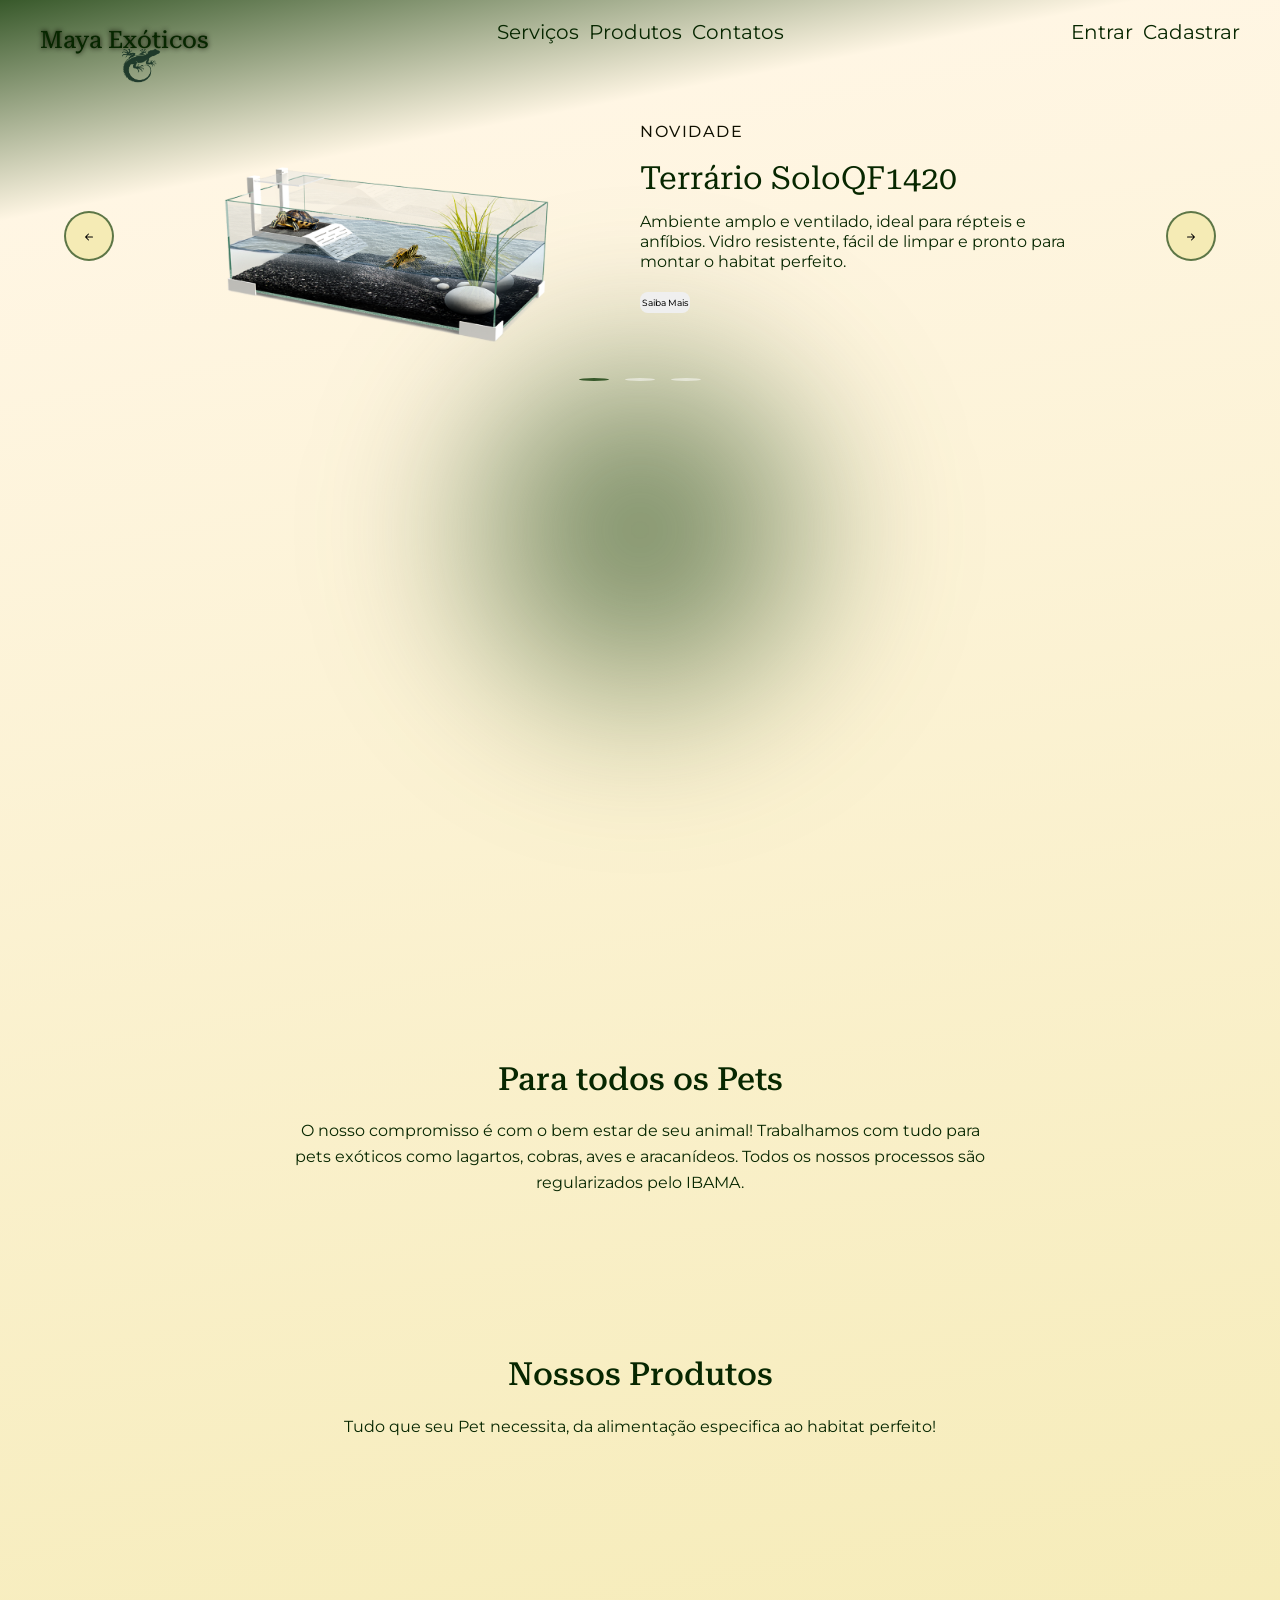
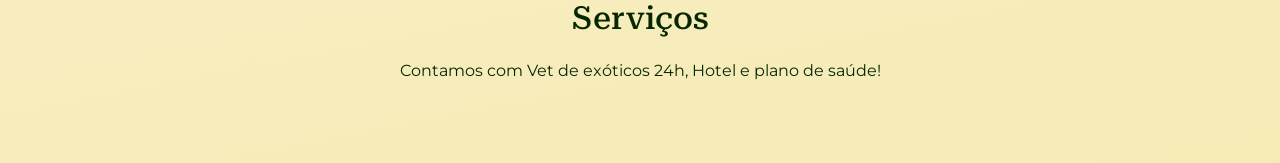
<file: index.html>
<!DOCTYPE html>
<html lang="pt-br">

<head>
    <meta charset="UTF-8">
    <meta name="viewport" content="width=device-width, initial-scale=1.0">
    <meta http-equiv="X-UA-Compatible" content="ie=edge">
    <link rel="preconnect" href="https://fonts.googleapis.com">
    <link rel="preconnect" href="https://fonts.gstatic.com" crossorigin>
    <link
        href="https://fonts.googleapis.com/css2?family=Montserrat:ital,wght@0,100..900;1,100..900&family=Roboto+Serif:ital,opsz,wght@0,8..144,100..900;1,8..144,100..900&display=swap"
        rel="stylesheet">
    <link rel="stylesheet" href="https://cdn.jsdelivr.net/npm/bootstrap@5.3.2/dist/css/bootstrap.min.css">
    <link rel="stylesheet" href="styles.css">
    <title>Maya Exotics</title>
</head>

<body>

    <header>
        <div class="logo-maya">Maya Exóticos</div>
        <div id="animalprint">
            <img src="img/lagarto-silhueta-direita.png">
        </div>
        <nav>
            <ul>
                <li><a href="servicos.html">Serviços</a></li>
                <li><a href="produtos.html">Produtos</a></li>
                <li><a href="contato.html">Contatos</a></li>
            </ul>
        </nav>
        <nav>
            <ul>
                <li><a href="login.html">Entrar</a></li>
                <li><a href="cadastro.html">Cadastrar</a></li>
            </ul>
        </nav>
    </header>
    <main>
        <section class="carousel-wrapper">
            <div id="carouselProducts" class="carousel slide" data-bs-ride="carousel" data-bs-interval="5000">
                <div class="itens-carrossel carousel-inner">
                    <div class="carousel-item active">
                        <div class="img-produtos">
                            <img src="img/terrario.png" alt="Terrário aberto para réteis">
                        </div>
                        <div class="conteudo">
                            <p class="tag-produto">Novidade</p>
                            <p class="nome-produto">Terrário SoloQF1420</p>
                            <p class="descricao-produto">Ambiente amplo e ventilado, ideal para répteis e anfíbios. Vidro
                                resistente, fácil de limpar e pronto para montar o habitat perfeito.</p>
                            <button class="btao">Saiba Mais</button>
                        </div>
                    </div>
                    <div class="carousel-item">
                        <div class="img-produtos">
                            <img src="img/colete-lagartos.png"
                                alt="Colete estiloso e de textura fofa para lagartos em um lagarto">
                        </div>
                        <div class="conteudo">
                            <p class="tag-produto">Estilo</p>
                            <p class="nome-produto">Colete para lagartos diversos</p>
                            <p class="descricao-produto">Colete confortável e ajustável, feito para lagartos de porte
                                pequeno a
                                médio. Leve, seguro e fácil de colocar — ideal para passeios, fotos e momentos especiais com
                                seu
                                pet.</p>
                            <button class="btao">Saiba Mais</button>
                        </div>
                    </div>
                    <div class="carousel-item">
                        <div class="img-produtos">
                            <img src="img/pedra-aquecida-repteis.png" alt="Pedra aquecida eletrônicamente para réteis">
                        </div>
                        <div class="conteudo">
                            <p class="tag-produto">Conforto e Segurança</p>
                            <p class="nome-produto">Pedra aquecida RockHeater para répteis</p>
                            <p class="descricao-produto">Fonte de calor essencial para a termorregulação do seu réptil.
                                Aquece
                                de forma uniforme, imita rochas naturais e ajuda a manter o bem-estar no terrário o dia
                                todo.
                            </p>
                            <button class="btao">Saiba Mais</button>
                        </div>
                    </div>
                </div>

                <div class="carousel-indicators">
                    <button type="button" data-bs-target="#carouselProducts" data-bs-slide-to="0" class="active"
                        aria-current="true" aria-label="Slide 1"></button>
                    <button type="button" data-bs-target="#carouselProducts" data-bs-slide-to="1"
                        aria-label="Slide 2"></button>
                    <button type="button" data-bs-target="#carouselProducts" data-bs-slide-to="2"
                        aria-label="Slide 3"></button>
                </div>

                <div class="arrows">
                    <button class="arrow-btao" type="button" data-bs-target="#carouselProducts"
                        data-bs-slide="prev">
                        <svg xmlns="http://www.w3.org/2000/svg" width="16" height="16" fill="currentColor"
                            class="bi bi-arrow-left-short" viewBox="0 0 16 16">
                            <path fill-rule="evenodd"
                                d="M12 8a.5.5 0 0 1-.5.5H5.707l2.147 2.146a.5.5 0 0 1-.708.708l-3-3a.5.5 0 0 1 0-.708l3-3a.5.5 0 1 1 .708.708L5.707 7.5H11.5a.5.5 0 0 1 .5.5" />
                        </svg>
                    </button>
                    <button class="arrow-btao" type="button" data-bs-target="#carouselProducts"
                        data-bs-slide="next">
                        <svg xmlns="http://www.w3.org/2000/svg" width="16" height="16" fill="currentColor"
                            class="bi bi-arrow-right-short" viewBox="0 0 16 16">
                            <path fill-rule="evenodd"
                                d="M4 8a.5.5 0 0 1 .5-.5h5.793L8.146 5.354a.5.5 0 1 1 .708-.708l3 3a.5.5 0 0 1 0 .708l-3 3a.5.5 0 0 1-.708-.708L10.293 8.5H4.5A.5.5 0 0 1 4 8" />
                        </svg>
                    </button>
                </div>
            </div>
        </section>

        <section class="secao">
            <h2>Para todos os Pets</h2>
            <p>O nosso compromisso é com o bem estar de seu animal!
                Trabalhamos com tudo para pets exóticos como lagartos, cobras, aves e aracanídeos.
                Todos os nossos processos são regularizados pelo IBAMA.</p>
        </section>
        <section class="secao">
            <h2>Nossos Produtos</h2>
            <p>Tudo que seu Pet necessita, da alimentação especifica ao habitat perfeito!</p>

        </section>
        <section class="secao">
            <h2>Serviços</h2>
            <p>Contamos com Vet de exóticos 24h, Hotel e plano de saúde!</p>

        </section>
    </main>
    <script src="https://cdn.jsdelivr.net/npm/bootstrap@5.3.2/dist/js/bootstrap.bundle.min.js"></script>
    <script src="scripts.js"></script>
</body>

</html>
</file>
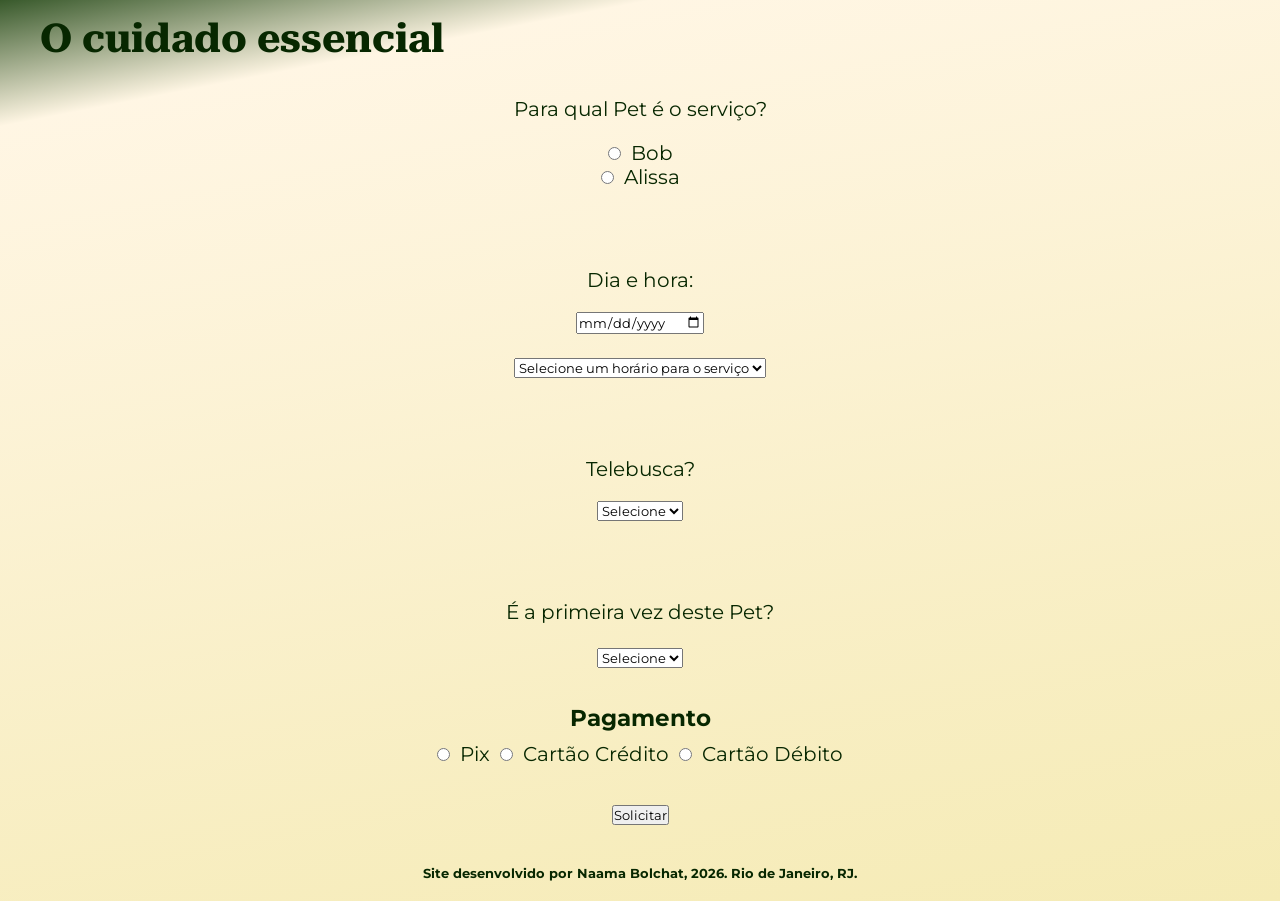
<file: banhoetosa.html>
<!DOCTYPE html>

<html lang="pt-br">


<head>

    <!-- Importação de fontes, bootstraps e estilos externos -->
    
    <meta charset="UTF-8">

    <meta name="viewport" content="width=device-width, initial-scale=1.0">

    <link rel="preconnect" href="https://fonts.googleapis.com">

    <link rel="preconnect" href="https://fonts.gstatic.com" crossorigin>

    <link

        href="https://fonts.googleapis.com/css2?family=Montserrat:ital,wght@0,100..900;1,100..900&family=Roboto+Serif:ital,opsz,wght@0,8..144,100..900;1,8..144,100..900&display=swap"

        rel="stylesheet">

    <link rel="stylesheet" href="styles.css">

    <title>Maya Exóticos</title>

</head>



<body class="pagina-interna" data-page="banhoetosa">

    <header>

        <h1>O cuidado essencial</h1>

    </header>

    <main>

        <form>

            <section id="qual-pet-banhoetosa">

                <fieldset>

                    <legend>Para qual Pet é o serviço?</legend>

                    <div>

                        <input type="radio" id="pet-cahorro1" name="pet-banhoetosa" value="pet-cahorro1">

                        <label for="pet-cahorro1">Bob</label>

                    </div>

                    <div>

                        <input type="radio" id="pet-cahorro2" name="pet-banhoetosa" value="pet-cahorro2">

                        <label for="pet-cahorro2">Alissa</label>

                    </div>

                </fieldset><br>

            </section>

            <section>

                <fieldset>

                    <legend>Dia e hora:</legend>

                    <div>

                        <input type="date" id="dia-banhoetosa" name="dia-banhoetosa">

                    </div><br>

                    <div>

                        <select id="hora" name="hora">

                            <option value="">Selecione um horário para o serviço</option>

                            <option value="11:00">11:00</option>

                            <option value="14:00">14:00</option>

                            <option value="15:30">15:30</option>

                            <option value="17:00">17:00</option>

                            <option value="18:30">18:30</option>

                        </select>

                    </div>

                </fieldset><br>

            </section>

            <section>

                <fieldset>

                    <legend>Telebusca?</legend>

                    <div>

                        <select id="telebuscasimounao" name="telebuscasimounao" required>

                            <option value="">Selecione</option>

                            <option value="sim">Sim</option>

                            <option value="nao">Não</option>

                        </select>

                    </div>

                </fieldset><br>

            </section>

            <section id="sim-telebusca">

                <fieldset>

                    <legend>Selecione o endereço</legend>

                    <div>

                        <input type="radio" id="endereco-telebusca" name="endereco-telebusca" required>

                        <label for="endereco-telebusca">R. Aldo Maligol<br>1276, bloco 3<br>Apt 420</label>

                    </div>

                </fieldset>

                <fieldset>

                    <legend>O responsável pelo Pet o receberá de volta?</legend>

                    <select id="quem-recebera" name="quem-recebera-pet" required>

                        <option value="">Selecione</option>

                        <option value="sim">Sim</option>

                        <option value="nao">Não</option>

                    </select>

                    <legend>Caso a pessoa à receber o Pet não seja o responsável, digite abaixo o nome e número de contato da pessoa</legend>

                    <input type="text" id="nome-pessoa-receber" name="quem-recebera-pet" placeholder="Ex.: João, Maria...">

                    <input type="tel" id="numero-pessoa-receber" name="quem-recebera-pet" placeholder="Ex.: 21 954887511">

                </fieldset>

            </section>

            <section>

                <fieldset>

                    <legend>É a primeira vez deste Pet?</legend>

                    <select id="primeiravez-pet" name="primeiravez-pet" required>

                        <option value="">Selecione</option>

                        <option value="sim">Sim</option>

                        <option value="Nao">Não</option>

                    </select>

                </fieldset>

            </section>

            <section>

                <h3>Pagamento</h3>

                <fieldset>

                    <div>

                        <input type="radio" id="pix" name="pgto" value="pix" required>

                        <label for="pix">Pix</label>

                        <input type="radio" id="cartao-credito" name="pgto" value="credito">

                        <label for="cartao-credito">Cartão Crédito</label>

                        <input type="radio" id="carta-debito" name="pgto" value="debito">

                        <label for="carta-debito">Cartão Débito</label>

                    </div>

                </fieldset>

                <fieldset id="pgto-pix">

                    <legend>Pix</legend>

                    <p>Copie e cole o código pix no seu app do banco:</p>

                    <input type="text" id="codigo-pix" name="codigo-pix" readonly value="00020126580014BR.GOV.BCB.PIX0136123e4567-e89b-12d3-a456-4266141740005204000053039865802BR5913MAYA EXOTICOS6009SAO PAULO62070503***6304ABCD">

                    <button type="button" id="copiar-codigo-pix">Copiar</button>

                </fieldset>

                <fieldset id="pgto-credito">

                    <legend>Cartão de Crédito</legend>

                    <div>

                        <label for="numero-cartao-credito">Número do Cartão:</label><br>

                        <input type="text" id="numero-cartao-credito" name="numero-cartao-credito" placeholder="Ex.: 0000 0000 0000 0000" required>

                    </div>

                    <div>

                        <label for="validadeano-cartao-credito">Válidade:</label><br>

                        <input type="number" id="validadeano-cartao-credito" name="validade-cartao-credito" maxlength="4" placeholder="Ano">

                        <input type="number" id="validademes-cartao-credito" name="validade-cartao-credito" maxlength="2" placeholder="Mês">

                    </div>

                    <div>

                        <label for="codigo-cartao-credito">CVV</label><br>

                        <input type="number" id="codigo-cartao-credito" name="codigo-cvv-credito" maxlength="3" placeholder="Ex.: 725">

                    </div>

                </fieldset>

                <fieldset id="pgto-debito">

                    <legend>Cartão de Débito</legend>

                    <div>

                        <label for="numero-cartao-debito">Número do Cartão:</label><br>

                        <input type="number" id="numero-cartao-debito" name="numero-cartao-debito" maxlength="16" placeholder="Ex.: 0000 0000 0000 0000" required>

                    </div>

                    <div>

                        <label for="validade-cartao-debito">Validade:</label><br>

                        <input type="number" id="validadeano-cartao-debito" name="validade-cartao-debito" maxlength="4" placeholder="Ano">

                        <input type="number" id="validademes-cartao-debito" name="validade-cartao-debito" maxlength="2" placeholder="Mês">

                    </div>

                    <div>

                        <label for="codigo-cartao-debito">CVV</label><br>

                        <input type="text" id="codigo-cartao-debito" name="codigo-cvv-debito" maxlength="3" placeholder="Ex.: 564">

                    </div>

                </fieldset>

            </section>

            <button type="submit">Solicitar</button>

        </form>
        <script src="scripts.js"></script>

    </main>

    <footer>

        <h6>Site desenvolvido por Naama Bolchat, 2026. Rio de Janeiro, RJ.</h6>

    </footer>



</body>



</html>
</file>
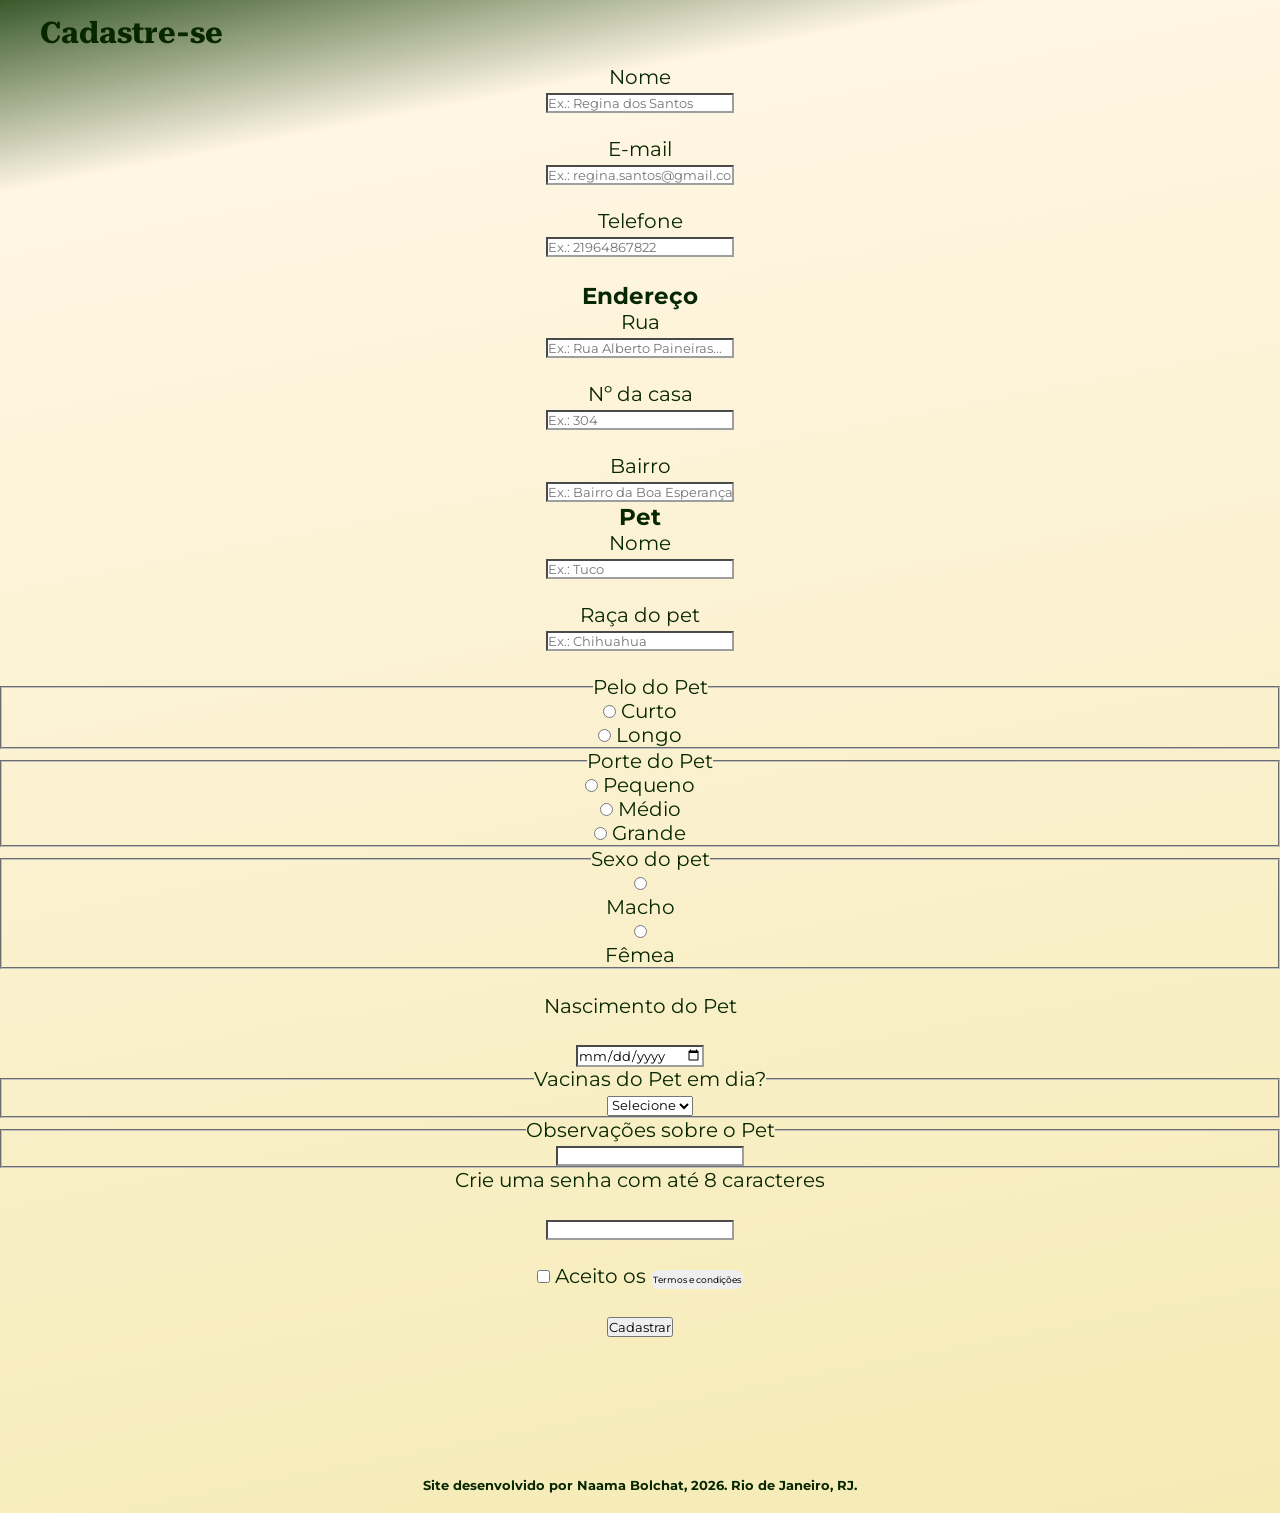
<file: cadastro.html>
<!DOCTYPE html>

<html lang="pt-BR">



<head>

    <!-- Importação de fontes, bootstraps e estilos externos -->
    
    <meta charset="UTF-8">

    <meta name="viewport" content="width=device-width, initial-scale=1.0">

    <link rel="preconnect" href="https://fonts.googleapis.com">

    <link rel="preconnect" href="https://fonts.gstatic.com" crossorigin>

    <link

        href="https://fonts.googleapis.com/css2?family=Montserrat:ital,wght@0,100..900;1,100..900&family=Roboto+Serif:ital,opsz,wght@0,8..144,100..900;1,8..144,100..900&display=swap"

        rel="stylesheet">

    <link rel="stylesheet" href="styles.css">

    <title>Maya Exóticos</title>

</head>



<body class="pagina-interna" data-page="cadastro">

    <header>

        <h2 style="text-align: center;">Cadastre-se</h2><br>

    </header>

    <main>

        <section>

            <form action="login.html" method="get" class="form-login">

                <label for="nome">Nome</label><br>

                <input type="text" id="nome" name="nome" placeholder="Ex.: Regina dos Santos" required><br><br>

                <label for="email">E-mail</label><br>

                <input type="email" id="email" name="email" placeholder="Ex.: regina.santos@gmail.com" required><br><br>

                <label for="telefone">Telefone</label><br>

                <input type="tel" id="telefone" name="telefone" placeholder="Ex.: 21964867822" required><br><br>

                <h3>Endereço</h3>

                <label for="rua">Rua</label><br>

                <input type="text" id="rua" name="rua" placeholder="Ex.: Rua Alberto Paineiras..." required><br><br>

                <label for="numero-casa">Nº da casa</label><br>

                <input type="number" id="numero-casa" name="numero-casa" placeholder="Ex.: 304" required><br><br>

                <label for="bairo">Bairro</label><br>

                <input type="text" id="bairro" name="bairro" placeholder="Ex.: Bairro da Boa Esperança" required><br>

                <h3>Pet</h3>

                <label for="nome-pet">Nome</label><br>

                <input class="obrigatorio" type="text" id="nome-pet" name="nome-pet" placeholder="Ex.: Tuco" required><br><br>

                <label for="raca-pet">Raça do pet</label><br>

                <input class="obrigatorio" type="text" id="raca-pet" name="raca-pet" placeholder="Ex.: Chihuahua" required><br><br>

                <fieldset id="pelo-pet">

                    <legend>Pelo do Pet</legend>

                    <div>

                        <input type="radio" id="pelo-pet-curto" name="pelo-pet" required>

                        <label for="pelo-pet-curto">Curto</label>

                    </div>

                    <div>

                        <input type="radio" id="pelo-pet-longo" name="pelo-pet">

                        <label for="pelo-pet-longo">Longo</label>

                    </div>

                </fieldset>

                <fieldset>

                    <legend>Porte do Pet</legend>

                    <div>

                        <input type="radio" id="porte-pet-pequeno" name="porte-pet" required>

                        <label for="porte-pet-pequeno">Pequeno</label>

                    </div>

                    <div>

                        <input type="radio" id="porte-pet-medio" name="porte-pet">

                        <label for="porte-pet-medio">Médio</label>

                    </div>

                    <div>

                        <input type="radio" id="porte-pet-grande" name="porte-pet">

                        <label for="porte-pet-grande">Grande</label>

                    </div>

                </fieldset>

                <fieldset>

                    <legend>Sexo do pet</legend>

                    <div>

                        <input type="radio" id="sexo-pet-mas" name="sexo-pet" value="macho" required><br>

                        <label for="sexo-pet-mas">Macho</label>

                    </div>

                    <div>

                        <input type="radio" id="sexo-pet-fem" name="sexo-pet" value="femea"><br>

                        <label for="sexo-pet-fem">Fêmea</label>

                    </div>

                </fieldset>

                <section id="secao-idadepet">

                    <label for="idade-pet">Nascimento do Pet</label><br><br>

                    <input type="date" id="idade-pet" name="idade-pet" required><br>

                </section>

                <section>

                    <fieldset>

                        <legend>Vacinas do Pet em dia?</legend>

                        <select id="vacina-pet" name="vacina-pet" style="margin-left: 20px;" required>

                            <option value="">Selecione</option>

                            <option value="sim">Sim</option>

                            <option value="nao">Não</option>

                        </select>

                    </fieldset>

                </section>

                <section>

                    <fieldset>

                        <legend>Observações sobre o Pet</legend>

                        <input type="text" id="observacao-pet" name="observacoes" style="margin-left: 20px;">

                    </fieldset>

                </section>

                <section>

                    <label for="senha">Crie uma senha com até 8 caracteres</label><br><br>

                    <input type="password" id="senha" name="senha" minlength="8" required><br><br>

                </section>

                <section>

                    <input type="checkbox" id="temos-e-condicoes" name="termos-e-condicoes" required>

                    <label for="temos-e-condicoes">Aceito os <a href="termosecondicoes.html"><button class="btao" type="button">Termos e condições</button></a></label><br><br>

                    <button type="submit">Cadastrar</button>

                </section>

            </form>

        </section>

    </main>



    <footer>

        <h6>Site desenvolvido por Naama Bolchat, 2026. Rio de Janeiro, RJ.</h6>

    </footer>



</body>



</html>
</file>
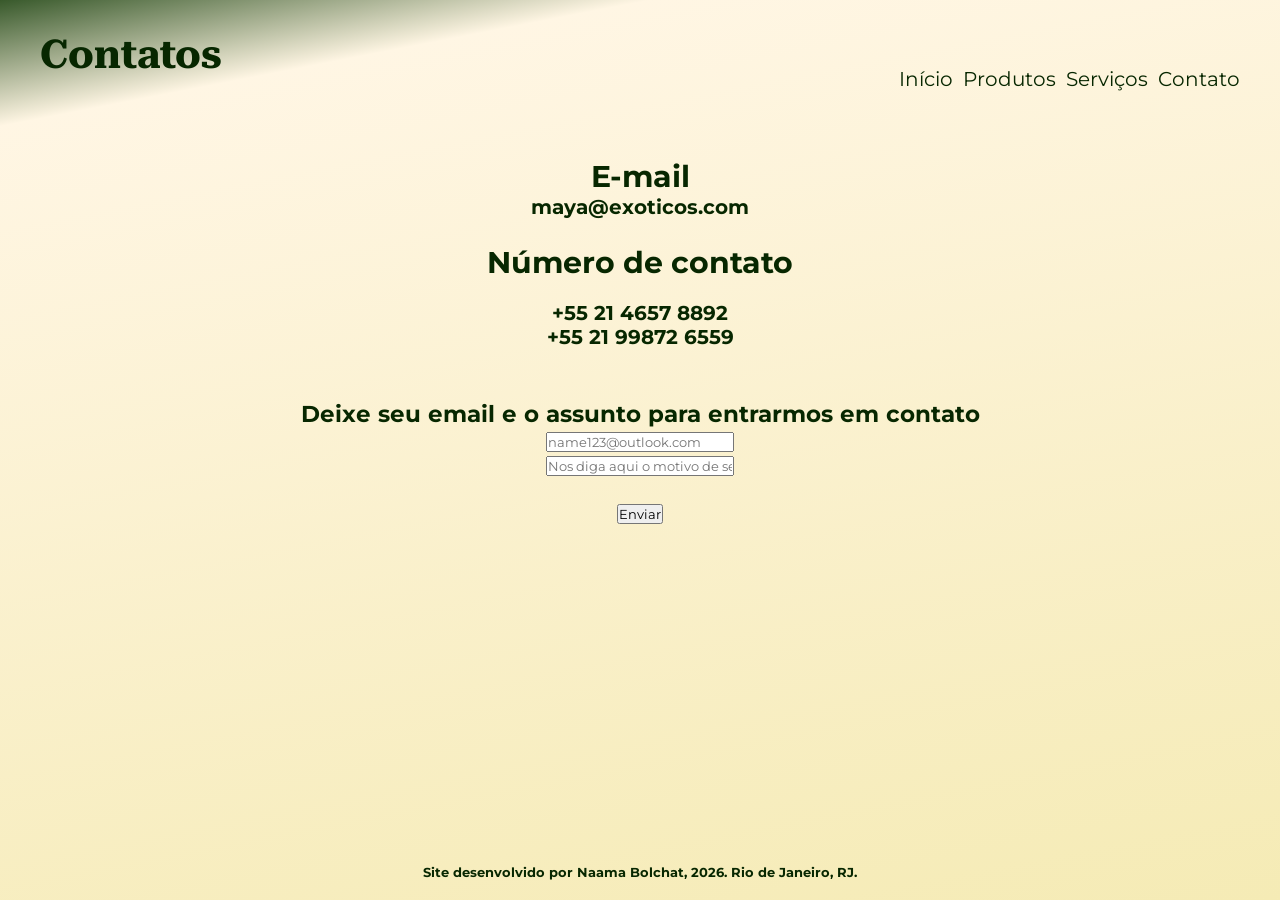
<file: contato.html>
<!DOCTYPE html>

<html lang="pt-BR">



<head>

    <!-- Importação de fontes e estilos externos -->
    
    <meta charset="UTF-8">

    <meta name="viewport" content="width=device-width, initial-scale=1.0">

    <link rel="preconnect" href="https://fonts.googleapis.com">

    <link rel="preconnect" href="https://fonts.gstatic.com" crossorigin>

    <link

        href="https://fonts.googleapis.com/css2?family=Montserrat:ital,wght@0,100..900;1,100..900&family=Roboto+Serif:ital,opsz,wght@0,8..144,100..900;1,8..144,100..900&display=swap"

        rel="stylesheet">

    <link rel="stylesheet" href="styles.css">

    <title>Maya Exóticos</title>

</head>



<body class="pagina-interna" data-page="contato">

    <header>

        <h1>Contatos</h1>

        <nav>

            <ul>

                <li><a href="index.html">Início</a></li>

                <li><a href="produtos.html">Produtos</a></li>

                <li><a href="servicos.html">Serviços</a></li>

                <li><a href="contato.html">Contato</a></li>

            </ul>

        </nav>

    </header>



    <main>

        <section id="email">

            <h2>E-mail</h2>

            <h4>maya@exoticos.com</h4>

        </section>



        <section id="numero">

            <h2>Número de contato</h2>

            <h4 id="telefone-1">+55 21 4657 8892</h4>

            <h4>+55 21 99872 6559</h4>

        </section>



        <section id="contato">

            <form>

                <h3>Deixe seu email e o assunto para entrarmos em contato</h3>

                <input type="email" id="email-para-ctt" name="email-para-ctt" placeholder="name123@outlook.com"

                    required><br>

                <input type="text" id="assunto" name="assunto" placeholder="Nos diga aqui o motivo de seu contato..."

                    required><br><br>

                <button type="submit">Enviar</button>

            </form>

        </section>

    </main>



    <footer>

        <h6>Site desenvolvido por Naama Bolchat, 2026. Rio de Janeiro, RJ.</h6>

    </footer>



</body>



</html>
</file>
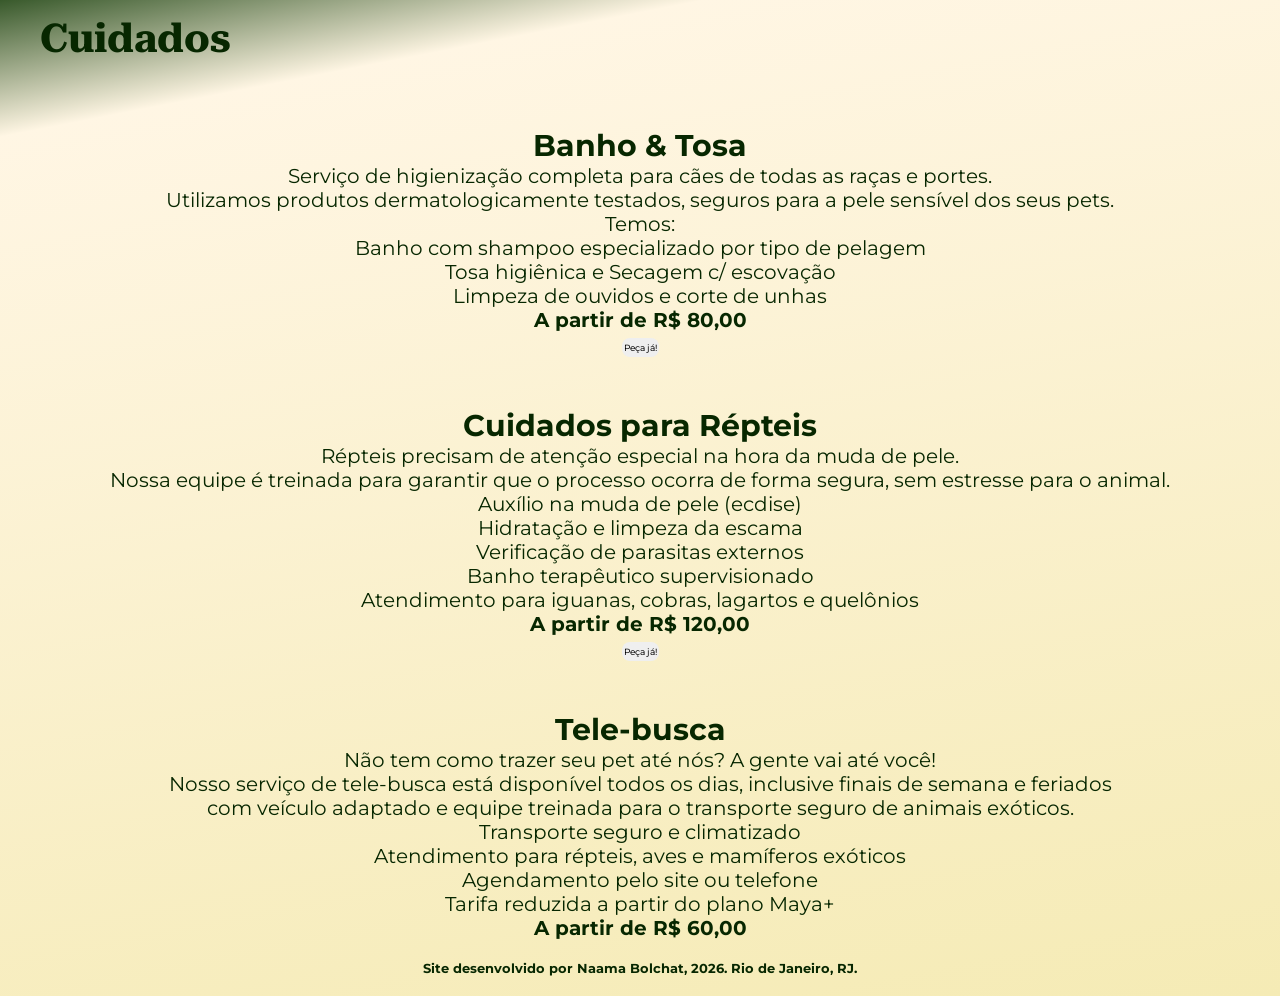
<file: cuidados-pet.html>
<!DOCTYPE html>

<html lang="pt-BR">



<head>

    <!-- Importação de fontes e estilos externos -->
    
    <meta charset="UTF-8">

    <meta name="viewport" content="width=device-width, initial-scale=1.0">

    <link rel="preconnect" href="https://fonts.googleapis.com">

    <link rel="preconnect" href="https://fonts.gstatic.com" crossorigin>

    <link

        href="https://fonts.googleapis.com/css2?family=Montserrat:ital,wght@0,100..900;1,100..900&family=Roboto+Serif:ital,opsz,wght@0,8..144,100..900;1,8..144,100..900&display=swap"

        rel="stylesheet">

    <link rel="stylesheet" href="styles.css">

    <title>Maya Exóticos</title>

</head>



<body class="pagina-interna" data-page="cuidados-pet">

    <header>

        <h1>Cuidados</h1>

    </header>

    <main>

        <section>

            <h2>Banho & Tosa</h2>

            <p>Serviço de higienização completa para cães de todas as raças e portes.<br>Utilizamos produtos dermatologicamente testados, seguros para a pele sensível dos seus pets.</p>

            <p>Temos:</p>

            <p>Banho com shampoo especializado por tipo de pelagem</p>

            <p>Tosa higiênica e Secagem c/ escovação</p>

            <p>Limpeza de ouvidos e corte de unhas</p>

            <p><strong>A partir de R$ 80,00</strong></p>

            <a href="banhoetosa.html"><button class="btao">Peça já!</button></a>

        </section>

        <section>

            <h2>Cuidados para Répteis</h2>

            <p>Répteis precisam de atenção especial na hora da muda de pele.<br>Nossa equipe é treinada para garantir que o processo ocorra de forma segura, sem estresse para o animal.</p>

            <p>Auxílio na muda de pele (ecdise)</p>

            <p>Hidratação e limpeza da escama</p>

            <p>Verificação de parasitas externos</p>

            <p>Banho terapêutico supervisionado</p>

            <p>Atendimento para iguanas, cobras, lagartos e quelônios</p>

            <p><strong>A partir de R$ 120,00</strong></p>

            <a href="cuidado-reptil.html"><button class="btao">Peça já!</button></a>

        </section>

        <section>

            <h2>Tele-busca</h2>

            <p>Não tem como trazer seu pet até nós? A gente vai até você!<br>Nosso serviço de tele-busca está disponível todos os dias, inclusive finais de semana e feriados<br>com veículo adaptado e equipe treinada para o transporte seguro de animais exóticos.</p>

            <p>Transporte seguro e climatizado</p>

            <p>Atendimento para répteis, aves e mamíferos exóticos</p>

            <p>Agendamento pelo site ou telefone</p>

            <p>Tarifa reduzida a partir do plano Maya+</p>

            <p><strong>A partir de R$ 60,00</strong></p>

        </section>

    </main>

    <footer>

        <h6>Site desenvolvido por Naama Bolchat, 2026. Rio de Janeiro, RJ.</h6>

    </footer>

</body>



</html>
</file>
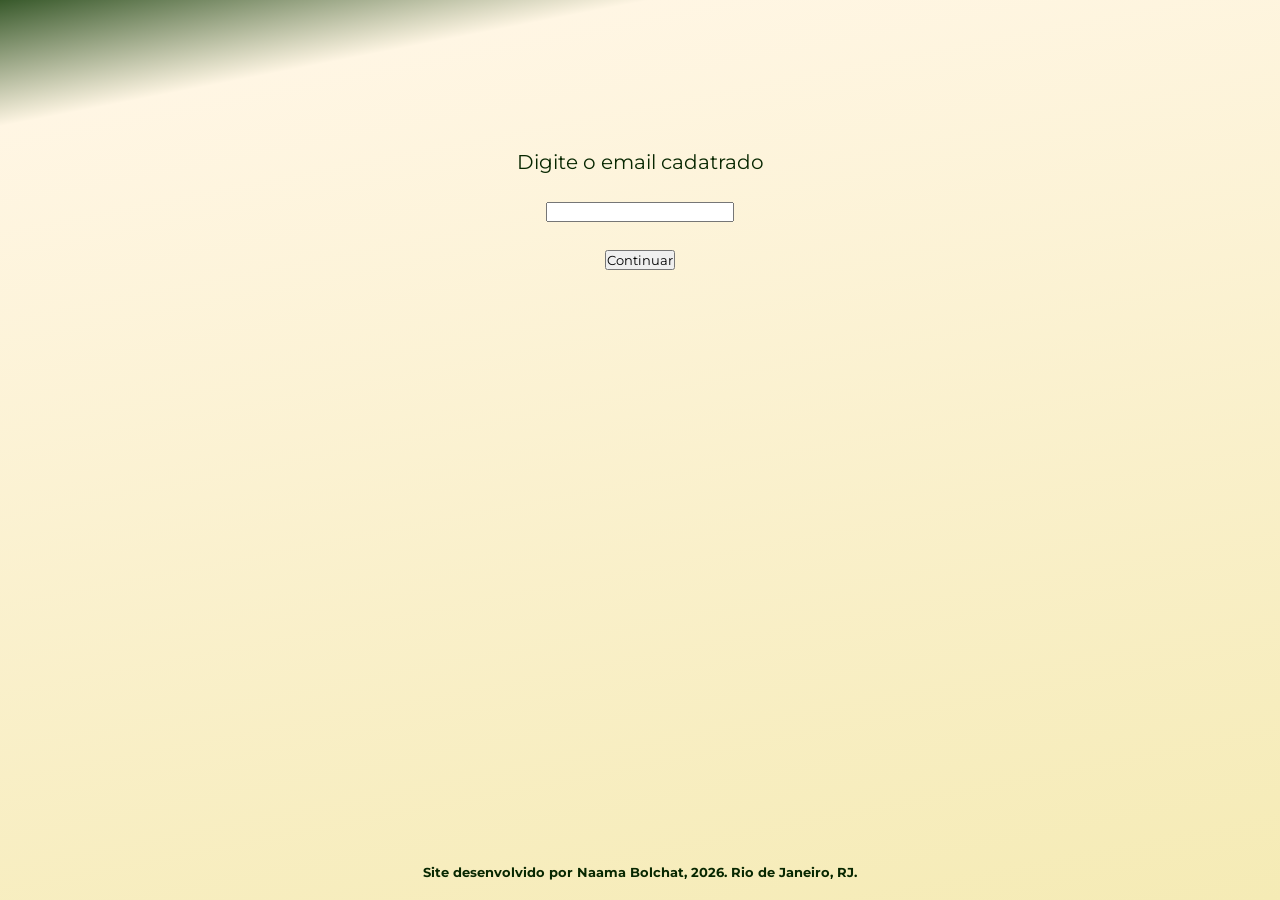
<file: esquecisenha.html>
<!DOCTYPE html>

<html lang="pt-BR">



<head>

    <meta charset="UTF-8">

    <meta name="viewport" content="width=device-width, initial-scale=1.0">

    <link rel="preconnect" href="https://fonts.googleapis.com">

    <link rel="preconnect" href="https://fonts.gstatic.com" crossorigin>

    <link

        href="https://fonts.googleapis.com/css2?family=Montserrat:ital,wght@0,100..900;1,100..900&family=Roboto+Serif:ital,opsz,wght@0,8..144,100..900;1,8..144,100..900&display=swap"

        rel="stylesheet">

    <link rel="stylesheet" href="styles.css">

    <title>Maya Exóticos</title>

</head>



<body class="pagina-interna" data-page="esquecisenha">

    <main>

        <form>

            <label for="email-esquecido">Digite o email cadatrado</label><br><br>

            <input type="email" id="email-esquecido" name="email-esquecido"><br><br>

            <button type="submit">Continuar</button>

        </form>

    </main>



    <footer>

        <h6>Site desenvolvido por Naama Bolchat, 2026. Rio de Janeiro, RJ.</h6>

    </footer>



</body>



</html>
</file>
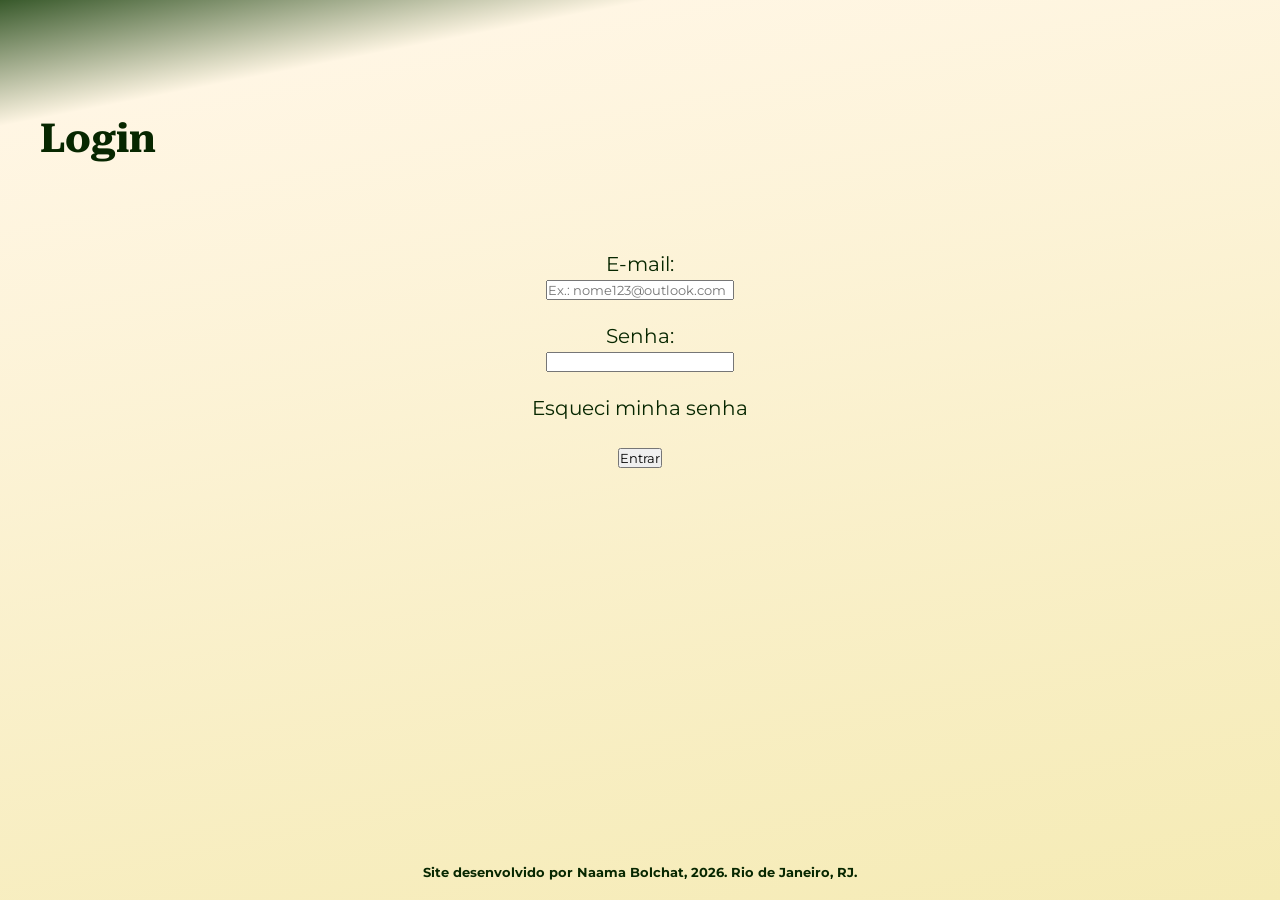
<file: login.html>
<!DOCTYPE html>

<html lang="pt-BR">



<head>

    <meta charset="UTF-8">

    <meta name="viewport" content="width=device-width, initial-scale=1.0">

    <link rel="preconnect" href="https://fonts.googleapis.com">

    <link rel="preconnect" href="https://fonts.gstatic.com" crossorigin>

    <link

        href="https://fonts.googleapis.com/css2?family=Montserrat:ital,wght@0,100..900;1,100..900&family=Roboto+Serif:ital,opsz,wght@0,8..144,100..900;1,8..144,100..900&display=swap"

        rel="stylesheet">

    <link rel="stylesheet" href="styles.css">

    <title>Maya Exóticos</title>
    
</head>



<body class="pagina-interna" data-page="login">

    <header>

        <h1>Login</h1>

    </header>

    <main>

        <form>

            <label for="email">E-mail:</label><br>

            <input type="email" id="email" name="email" placeholder="Ex.: nome123@outlook.com" required><br><br>

            <label for="senha">Senha:</label><br>

            <input type="password" id="senha" name="senha" required><br><br>

            <a href="esquecisenha.html" id="esqueci-senha">Esqueci minha senha</a><br><br>

            <button type="submit">Entrar</button>

        </form>

    </main>



    <footer>

        <h6>Site desenvolvido por Naama Bolchat, 2026. Rio de Janeiro, RJ.</h6>

    </footer>



</body>



</html>
</file>
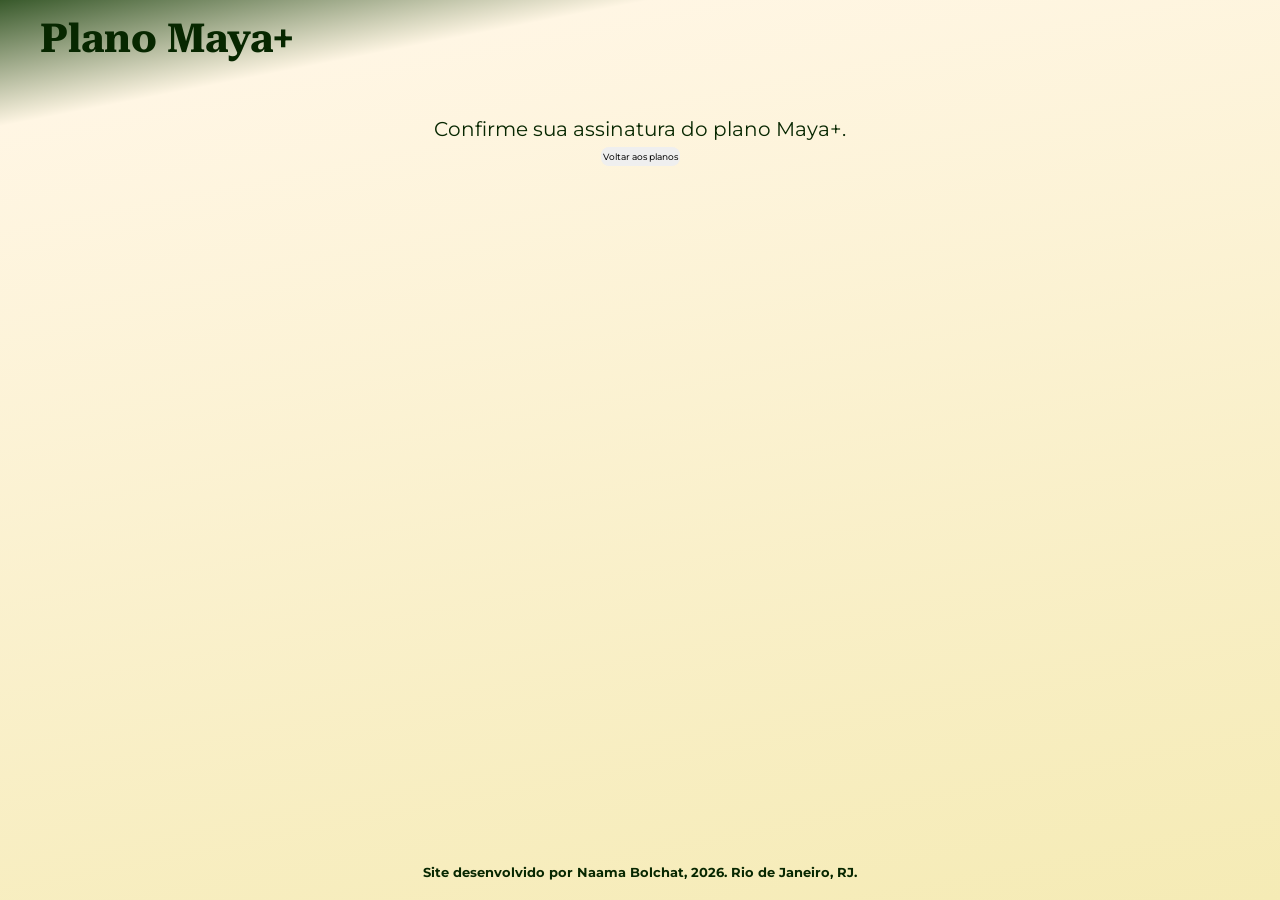
<file: pgto-mayaplus.html>
<!DOCTYPE html>

<html lang="pt-BR">



<head>

    <meta charset="UTF-8">

    <meta name="viewport" content="width=device-width, initial-scale=1.0">

    <link rel="preconnect" href="https://fonts.googleapis.com">

    <link rel="preconnect" href="https://fonts.gstatic.com" crossorigin>

    <link

        href="https://fonts.googleapis.com/css2?family=Montserrat:ital,wght@0,100..900;1,100..900&family=Roboto+Serif:ital,opsz,wght@0,8..144,100..900;1,8..144,100..900&display=swap"

        rel="stylesheet">

    <link rel="stylesheet" href="styles.css">

    <title>Maya Exóticos</title>

</head>



<body class="pagina-interna" data-page="pgto-mayaplus">

    <header>

        <h1>Plano Maya+</h1>

    </header>

    <main>

        <p>Confirme sua assinatura do plano Maya+.</p>

        <p><a href="planos.html"><button class="btao">Voltar aos planos</button></a></p>

    </main>

    <footer>

        <h6>Site desenvolvido por Naama Bolchat, 2026. Rio de Janeiro, RJ.</h6>

    </footer>

</body>



</html>
</file>
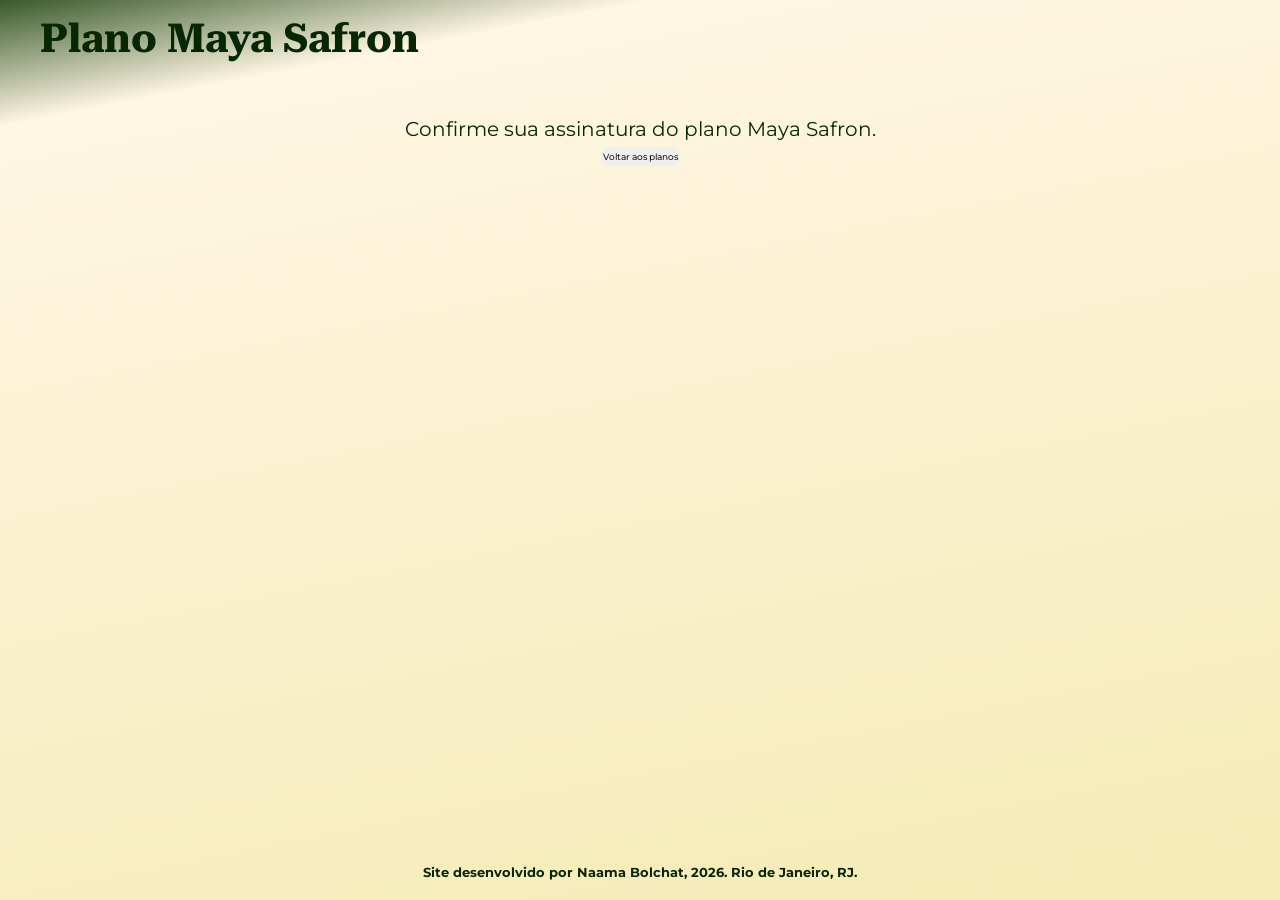
<file: pgto-mayasafron.html>
<!DOCTYPE html>

<html lang="pt-BR">



<head>

    <meta charset="UTF-8">

    <meta name="viewport" content="width=device-width, initial-scale=1.0">

    <link rel="preconnect" href="https://fonts.googleapis.com">

    <link rel="preconnect" href="https://fonts.gstatic.com" crossorigin>

    <link

        href="https://fonts.googleapis.com/css2?family=Montserrat:ital,wght@0,100..900;1,100..900&family=Roboto+Serif:ital,opsz,wght@0,8..144,100..900;1,8..144,100..900&display=swap"

        rel="stylesheet">

    <link rel="stylesheet" href="styles.css">

    <title>Maya Exóticos</title>

</head>



<body class="pagina-interna" data-page="pgto-mayasafron">

    <header>

        <h1>Plano Maya Safron</h1>

    </header>

    <main>

        <p>Confirme sua assinatura do plano Maya Safron.</p>

        <p><a href="planos.html"><button class="btao">Voltar aos planos</button></a></p>

    </main>

    <footer>

        <h6>Site desenvolvido por Naama Bolchat, 2026. Rio de Janeiro, RJ.</h6>

    </footer>

</body>



</html>
</file>
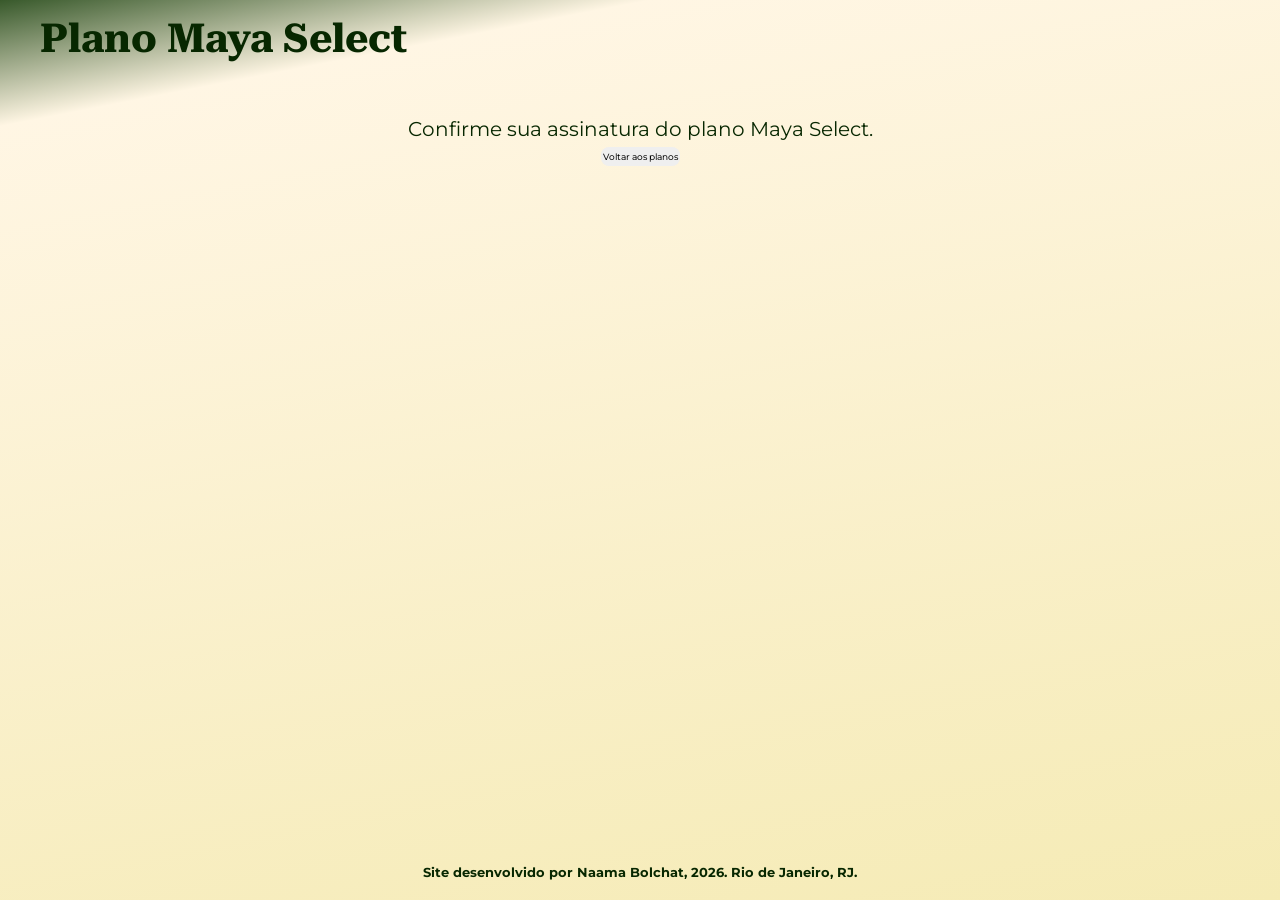
<file: pgto-mayaselect.html>
<!DOCTYPE html>

<html lang="pt-BR">



<head>

    <meta charset="UTF-8">

    <meta name="viewport" content="width=device-width, initial-scale=1.0">

    <link rel="preconnect" href="https://fonts.googleapis.com">

    <link rel="preconnect" href="https://fonts.gstatic.com" crossorigin>

    <link

        href="https://fonts.googleapis.com/css2?family=Montserrat:ital,wght@0,100..900;1,100..900&family=Roboto+Serif:ital,opsz,wght@0,8..144,100..900;1,8..144,100..900&display=swap"

        rel="stylesheet">

    <link rel="stylesheet" href="styles.css">

    <title>Maya Exóticos</title>

</head>



<body class="pagina-interna" data-page="pgto-mayaselect">

    <header>

        <h1>Plano Maya Select</h1>

    </header>

    <main>

        <p>Confirme sua assinatura do plano Maya Select.</p>

        <p><a href="planos.html"><button class="btao">Voltar aos planos</button></a></p>

    </main>

    <footer>

        <h6>Site desenvolvido por Naama Bolchat, 2026. Rio de Janeiro, RJ.</h6>

    </footer>

</body>



</html>
</file>
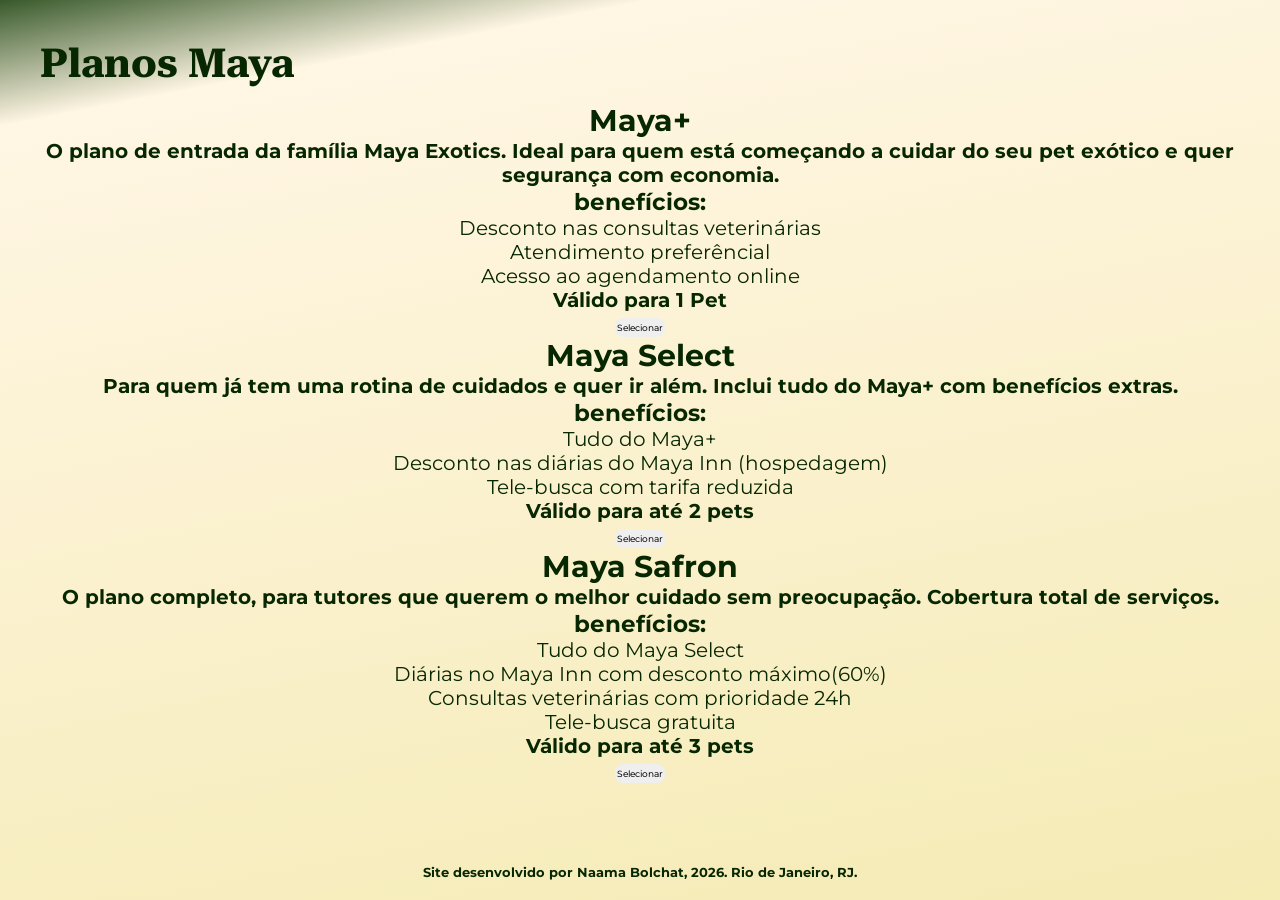
<file: planos.html>
<!DOCTYPE html>

<html lang="pt-BR">



<head>

    <meta charset="UTF-8">

    <meta name="viewport" content="width=device-width, initial-scale=1.0">

    <link rel="preconnect" href="https://fonts.googleapis.com">

    <link rel="preconnect" href="https://fonts.gstatic.com" crossorigin>

    <link

        href="https://fonts.googleapis.com/css2?family=Montserrat:ital,wght@0,100..900;1,100..900&family=Roboto+Serif:ital,opsz,wght@0,8..144,100..900;1,8..144,100..900&display=swap"

        rel="stylesheet">

    <link rel="stylesheet" href="styles.css">

    <title>Maya Planos</title>

</head>



<body class="pagina-interna" data-page="planos">

    <header>

        <h1>Planos Maya</h1>

    </header>

    <main>

        <section>

            <h2>Maya+</h2>

            <h4>O plano de entrada da família Maya Exotics. Ideal para quem está começando a cuidar do seu pet exótico e quer segurança com economia.</h4>

            <h3>benefícios:</h3>

            <p>Desconto nas consultas veterinárias</p>

            <p>Atendimento preferêncial</p>

            <p>Acesso ao agendamento online</p>

            <p><strong>Válido para 1 Pet</strong></p>

            <a href="pgto-mayaplus.html">

                <button class="btao" type="submit">Selecionar</button>

            </a>

        </section>

        <section>

            <h2>Maya Select</h2>

            <h4>Para quem já tem uma rotina de cuidados e quer ir além. Inclui tudo do Maya+ com benefícios extras.</h4>

            <h3>benefícios:</h3>

            <p>Tudo do Maya+</p>

            <p>Desconto nas diárias do Maya Inn (hospedagem)</p>

            <p>Tele-busca com tarifa reduzida</p>

            <p><strong>Válido para até 2 pets</strong></p>

            <a href="pgto-mayaselect.html">

                <button class="btao" type="submit">Selecionar</button>

            </a>

        </section>

        <section>

            <h2>Maya Safron</h2>

            <h4>O plano completo, para tutores que querem o melhor cuidado sem preocupação. Cobertura total de serviços.</h4>

            <h3>benefícios:</h3>

            <p>Tudo do Maya Select</p>

            <p>Diárias no Maya Inn com desconto máximo(60%)</p>

            <p>Consultas veterinárias com prioridade 24h</p>

            <p>Tele-busca gratuita</p>

            <p><strong>Válido para até 3 pets</strong></p>

            <a href="pgto-mayasafron.html">

                <button class="btao" type="submit">Selecionar</button>

            </a>

        </section>

    </main>

    <footer>

        <h6>Site desenvolvido por Naama Bolchat, 2026. Rio de Janeiro, RJ.</h6>

    </footer>

</body>



</html>
</file>
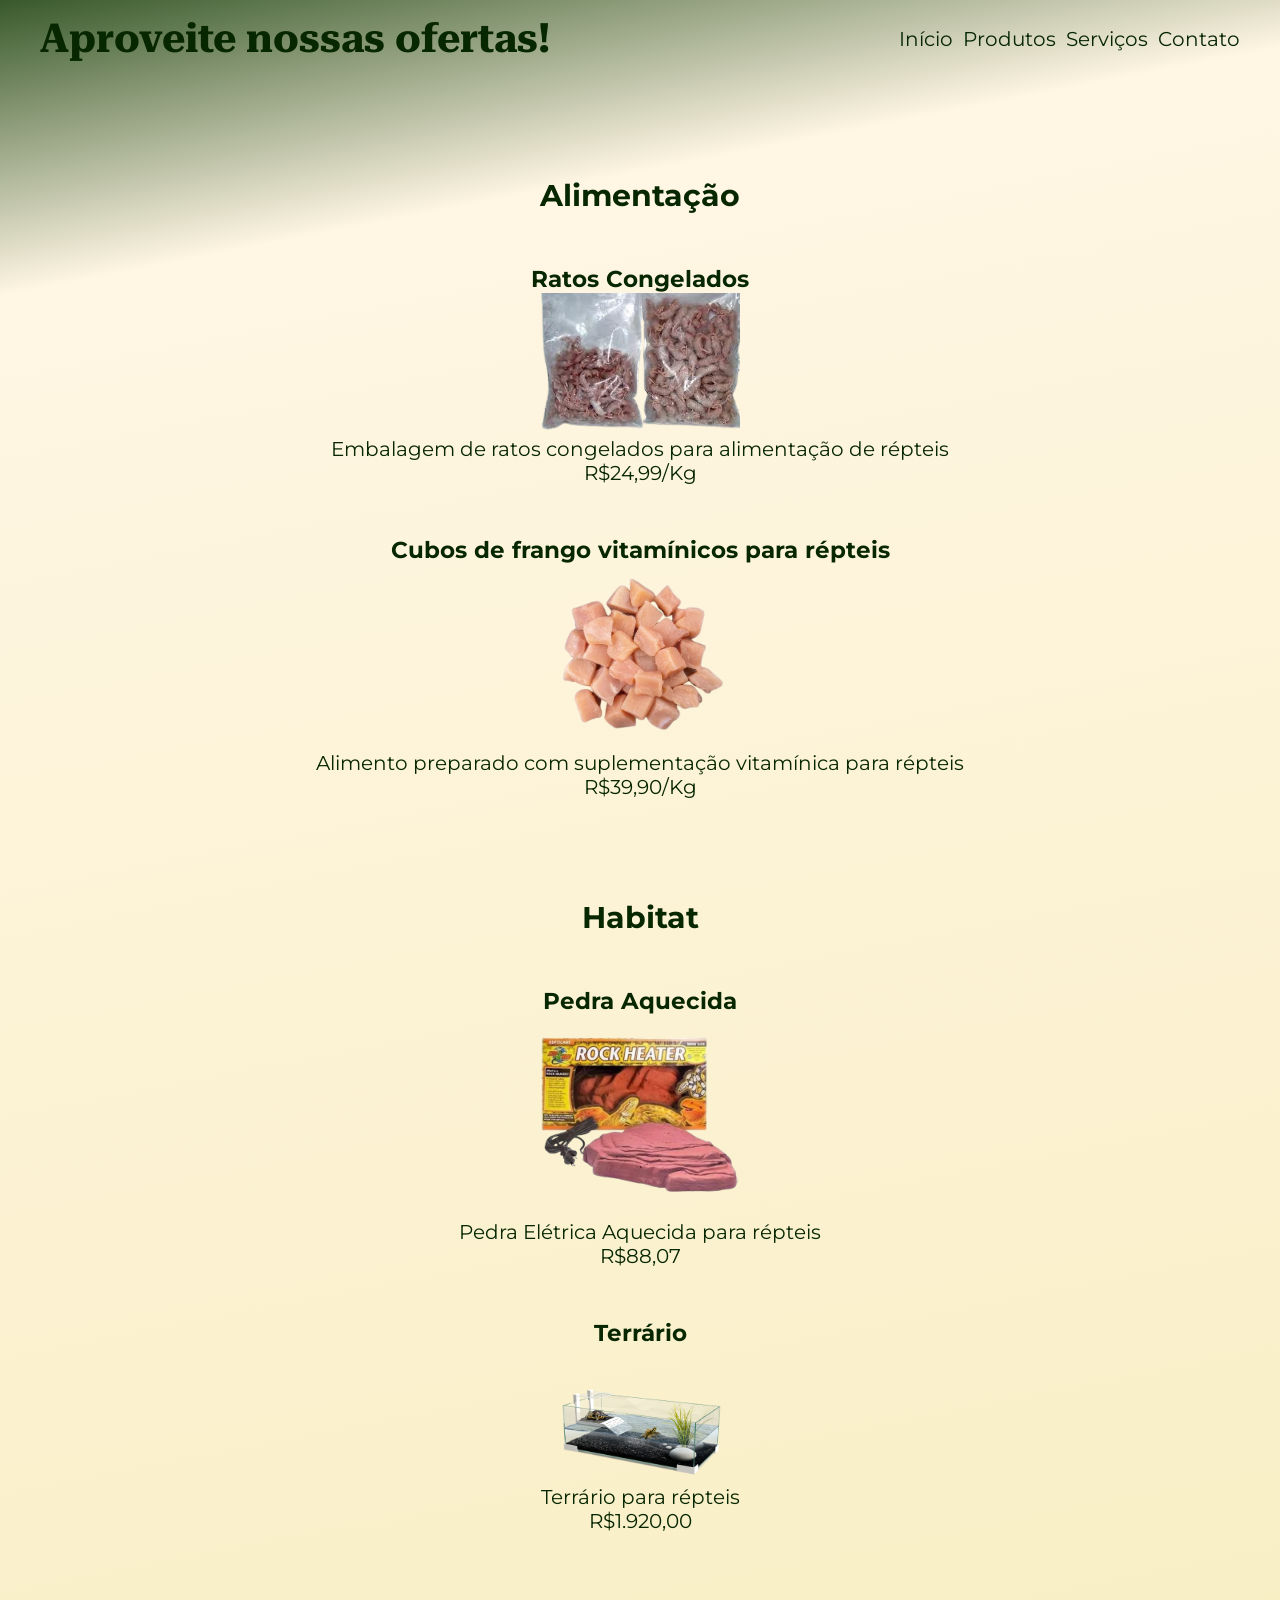
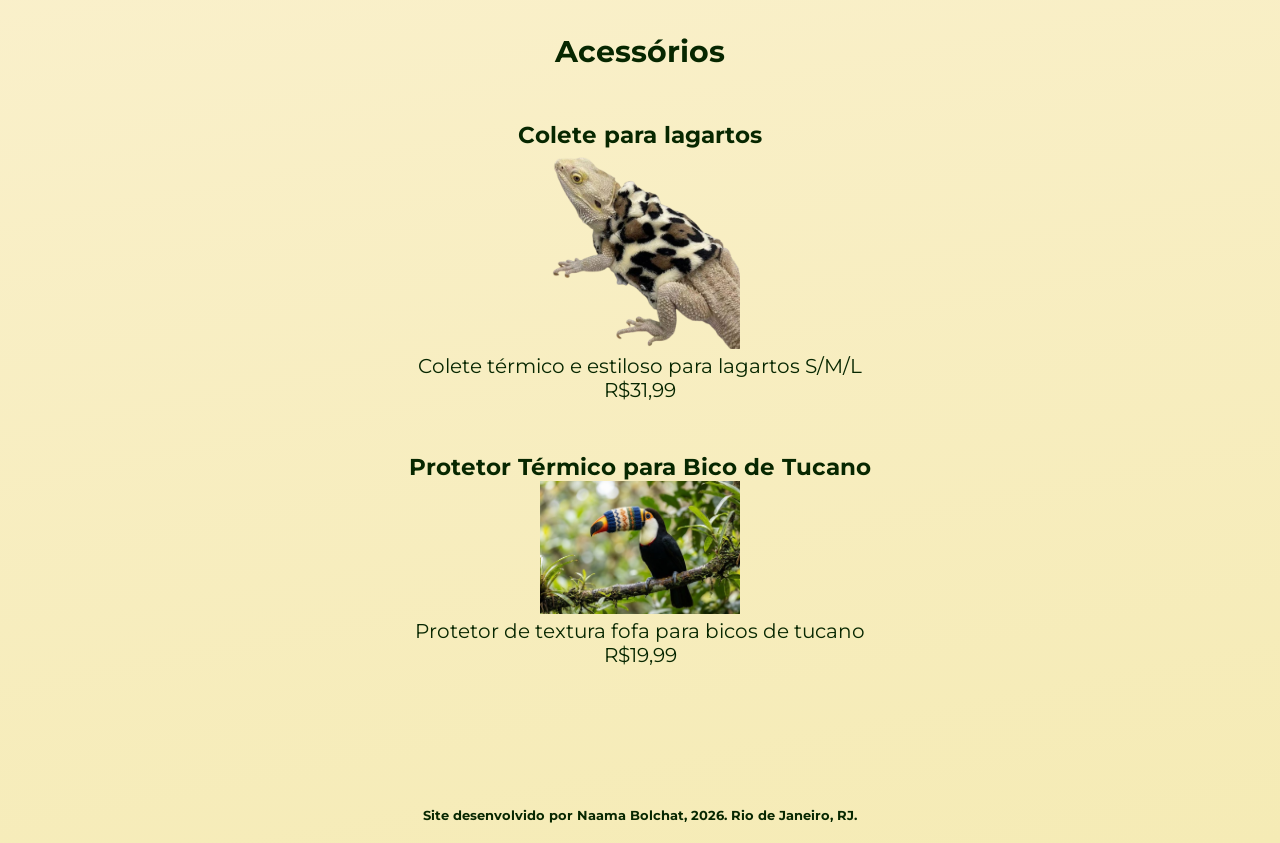
<file: produtos.html>
<!DOCTYPE html>

<html lang="pt-BR">



<head>

    <meta charset="UTF-8">

    <meta name="viewport" content="width=device-width, initial-scale=1.0">

    <link rel="preconnect" href="https://fonts.googleapis.com">

    <link rel="preconnect" href="https://fonts.gstatic.com" crossorigin>

    <link
        href="https://fonts.googleapis.com/css2?family=Montserrat:ital,wght@0,100..900;1,100..900&family=Roboto+Serif:ital,opsz,wght@0,8..144,100..900;1,8..144,100..900&display=swap"
        rel="stylesheet">

    <link rel="stylesheet" href="styles.css">

    <title>Maya Exóticos</title>

</head>



<body class="pagina-interna" data-page="produtos">

    <header>

        <h1>Aproveite nossas ofertas!</h1>

        <nav>

            <ul>

                <li><a href="index.html">Início</a></li>

                <li><a href="produtos.html">Produtos</a></li>

                <li><a href="servicos.html">Serviços</a></li>

                <li><a href="contato.html">Contato</a></li>

            </ul>

        </nav>

    </header>



    <main>

        <section id="alimentacao">

            <h2>Alimentação</h2>

            <article>

                <h3 id="titulo-ratos">Ratos Congelados</h3>

                <img src="img/ratos-para-repteis.png" width="200" alt="Ratos congelados para répteis">

                <p>Embalagem de ratos congelados para alimentação de répteis</p>

                <p> R$24,99/Kg</p>

            </article>

            <article>

                <h3 id="titulo-cubos">Cubos de frango vitamínicos para répteis</h3>

                <img src="img/cubos-frango.png" width="200" alt="Cubos de frango para répteis">

                <p>Alimento preparado com suplementação vitamínica para répteis</p>

                <p> R$39,90/Kg</p>

            </article>

        </section>



        <section id="habitat">

            <h2>Habitat</h2>

            <article>

                <h3 id="titulo-pedra">Pedra Aquecida</h3>

                <img src="img/pedra-aquecida-repteis.png" width="200" alt="Pedra aquecida para répteis">

                <p>Pedra Elétrica Aquecida para répteis</p>

                <p> R$88,07</p>

            </article>

            <article>

                <h3 id="titulo-terrario">Terrário</h3>

                <img src="img/terrario.png" width="200" alt="Terrário para répteis">

                <p>Terrário para répteis</p>

                <p> R$1.920,00</p>

            </article>

        </section>



        <section id="acessorios">

            <h2>Acessórios</h2>

            <article>

                <h3 id="titulo-colete">Colete para lagartos</h3>

                <img src="img/colete-lagartos.png" width="200" alt="Colete para lagartos">

                <p>Colete térmico e estiloso para lagartos S/M/L</p>

                <p> R$31,99</p>

            </article>



            <article>

                <h3 id="titulo-protetor">Protetor Térmico para Bico de Tucano</h3>

                <img src="img/protetor-bico-tucano.jpg" width="200" alt="Protetor para bico de tucano">

                <p>Protetor de textura fofa para bicos de tucano</p>

                <p> R$19,99</p>

            </article>

        </section>

    </main>



    <footer>

        <h6>Site desenvolvido por Naama Bolchat, 2026. Rio de Janeiro, RJ.</h6>

    </footer>



</body>



</html>
</file>
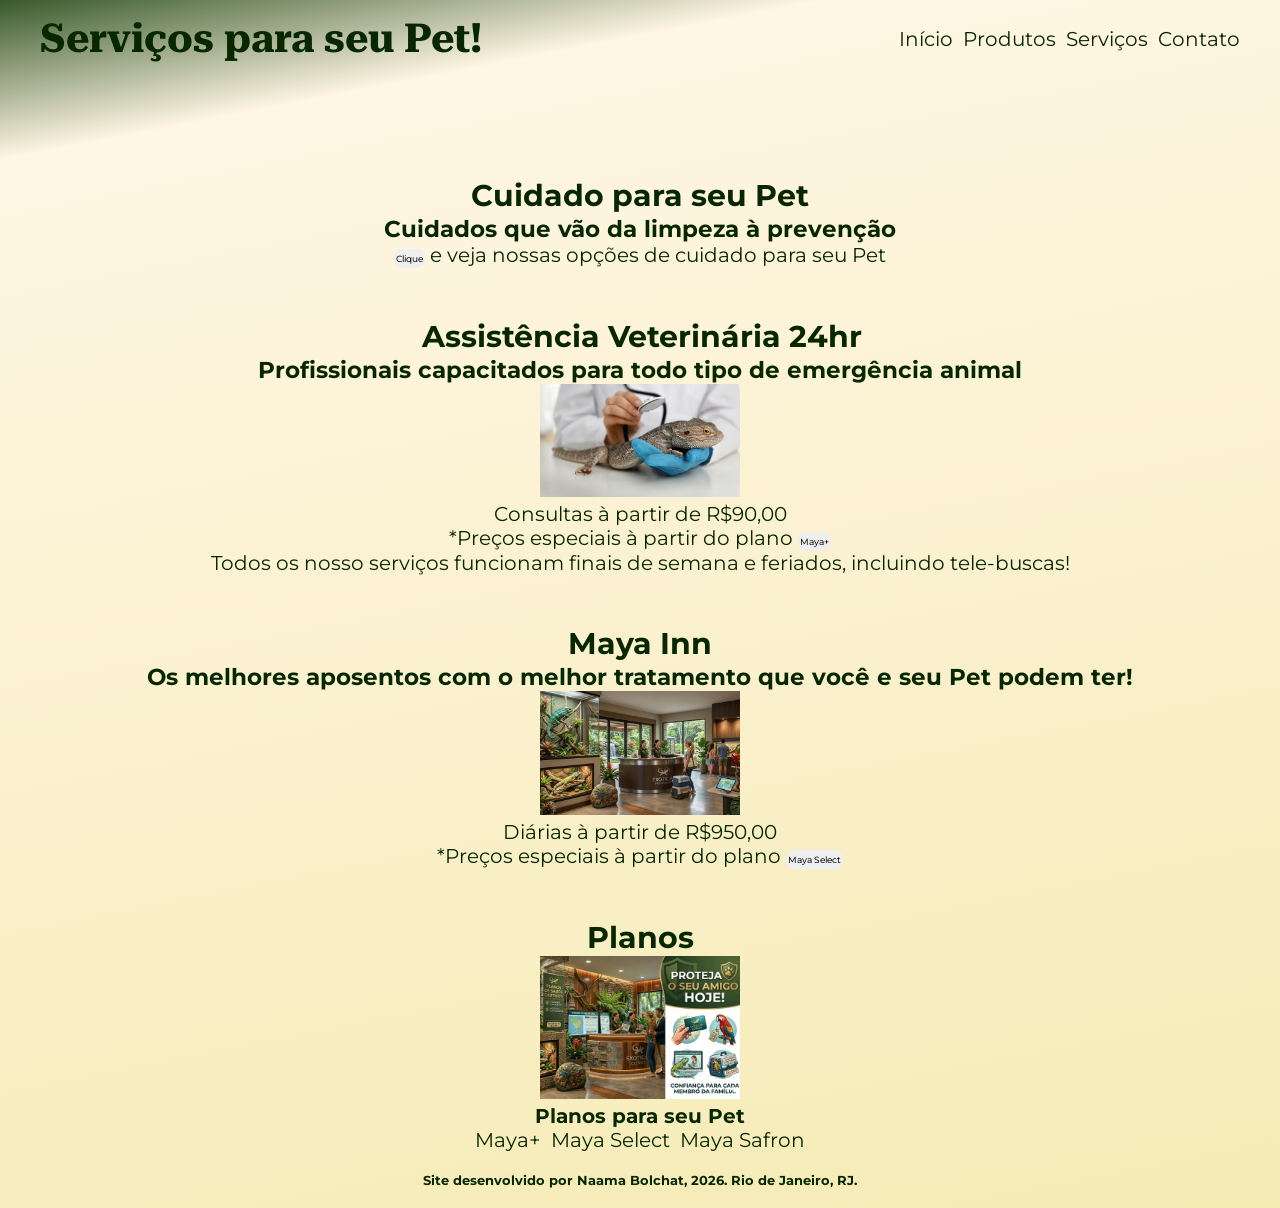
<file: servicos.html>
<!DOCTYPE html>

<html lang="pt-BR">



<head>

    <meta charset="UTF-8">

    <meta name="viewport" content="width=device-width, initial-scale=1.0">

    <link rel="preconnect" href="https://fonts.googleapis.com">

    <link rel="preconnect" href="https://fonts.gstatic.com" crossorigin>

    <link

        href="https://fonts.googleapis.com/css2?family=Montserrat:ital,wght@0,100..900;1,100..900&family=Roboto+Serif:ital,opsz,wght@0,8..144,100..900;1,8..144,100..900&display=swap"

        rel="stylesheet">

    <link rel="stylesheet" href="styles.css">

    <title>Maya Exóticos</title>

</head>



<body class="pagina-interna">

    <header>

        <h1>Serviços para seu Pet!</h1>

        <nav>

            <ul>

                <li><a href="index.html">Início</a></li>

                <li><a href="produtos.html">Produtos</a></li>

                <li><a href="servicos.html">Serviços</a></li>

                <li><a href="contato.html">Contato</a></li>

            </ul>

        </nav>

    </header>

    <main>

        <section id="cuidados">

            <h2>Cuidado para seu Pet</h2>

            <article>

                <h3>Cuidados que vão da limpeza à prevenção</h3>

                <p><a href="cuidados-pet.html"><button class="btao">Clique</button></a> e veja nossas opções de cuidado para seu Pet</p>

            </article>

        </section>



        <section id="vet">

            <h2 id="titulo-vet">Assistência Veterinária 24hr</h2>

            <article>

                <h3>Profissionais capacitados para todo tipo de emergência animal</h3>

                <img src="img/VET-repteis.jpg" width="200" alt="Veterinário cuidando de réptil">

                <p>Consultas à partir de R$90,00</p>

                <p>*Preços especiais à partir do plano <a href="planos.html"><button class="btao">Maya+</button></a></p>

                <p>Todos os nosso serviços funcionam finais de semana e feriados, incluindo tele-buscas!</p>

            </article>

        </section>



        <section id="hotel">

            <h2>Maya Inn</h2>

            <article>

                <h3>Os melhores aposentos com o melhor tratamento que você e seu Pet podem ter!</h3>

                <img src="img/hotel-exoticos.png" width="200" alt="Hotel para pets exóticos">

                <p>Diárias à partir de R$950,00</p>

                <p>*Preços especiais à partir do plano <a href="planos.html"><button class="btao">Maya Select</button></a></p>

            </article>

        </section>



        <section id="planos">

            <h2>Planos</h2>

            <article>

                <img src="img/plano-PET.png" width="200" alt="Planos para pets">

                <h4>Planos para seu Pet</h4>

                <nav>

                    <ul>

                        <li><a href="planos.html">Maya+</a></li>

                        <li><a href="planos.html">Maya Select</a></li>

                        <li><a href="planos.html">Maya Safron</a></li>

                    </ul>

                </nav>

            </article>

        </section>

    </main>



    <footer>

        <h6>Site desenvolvido por Naama Bolchat, 2026. Rio de Janeiro, RJ.</h6>

    </footer>



</body>



</html>
</file>
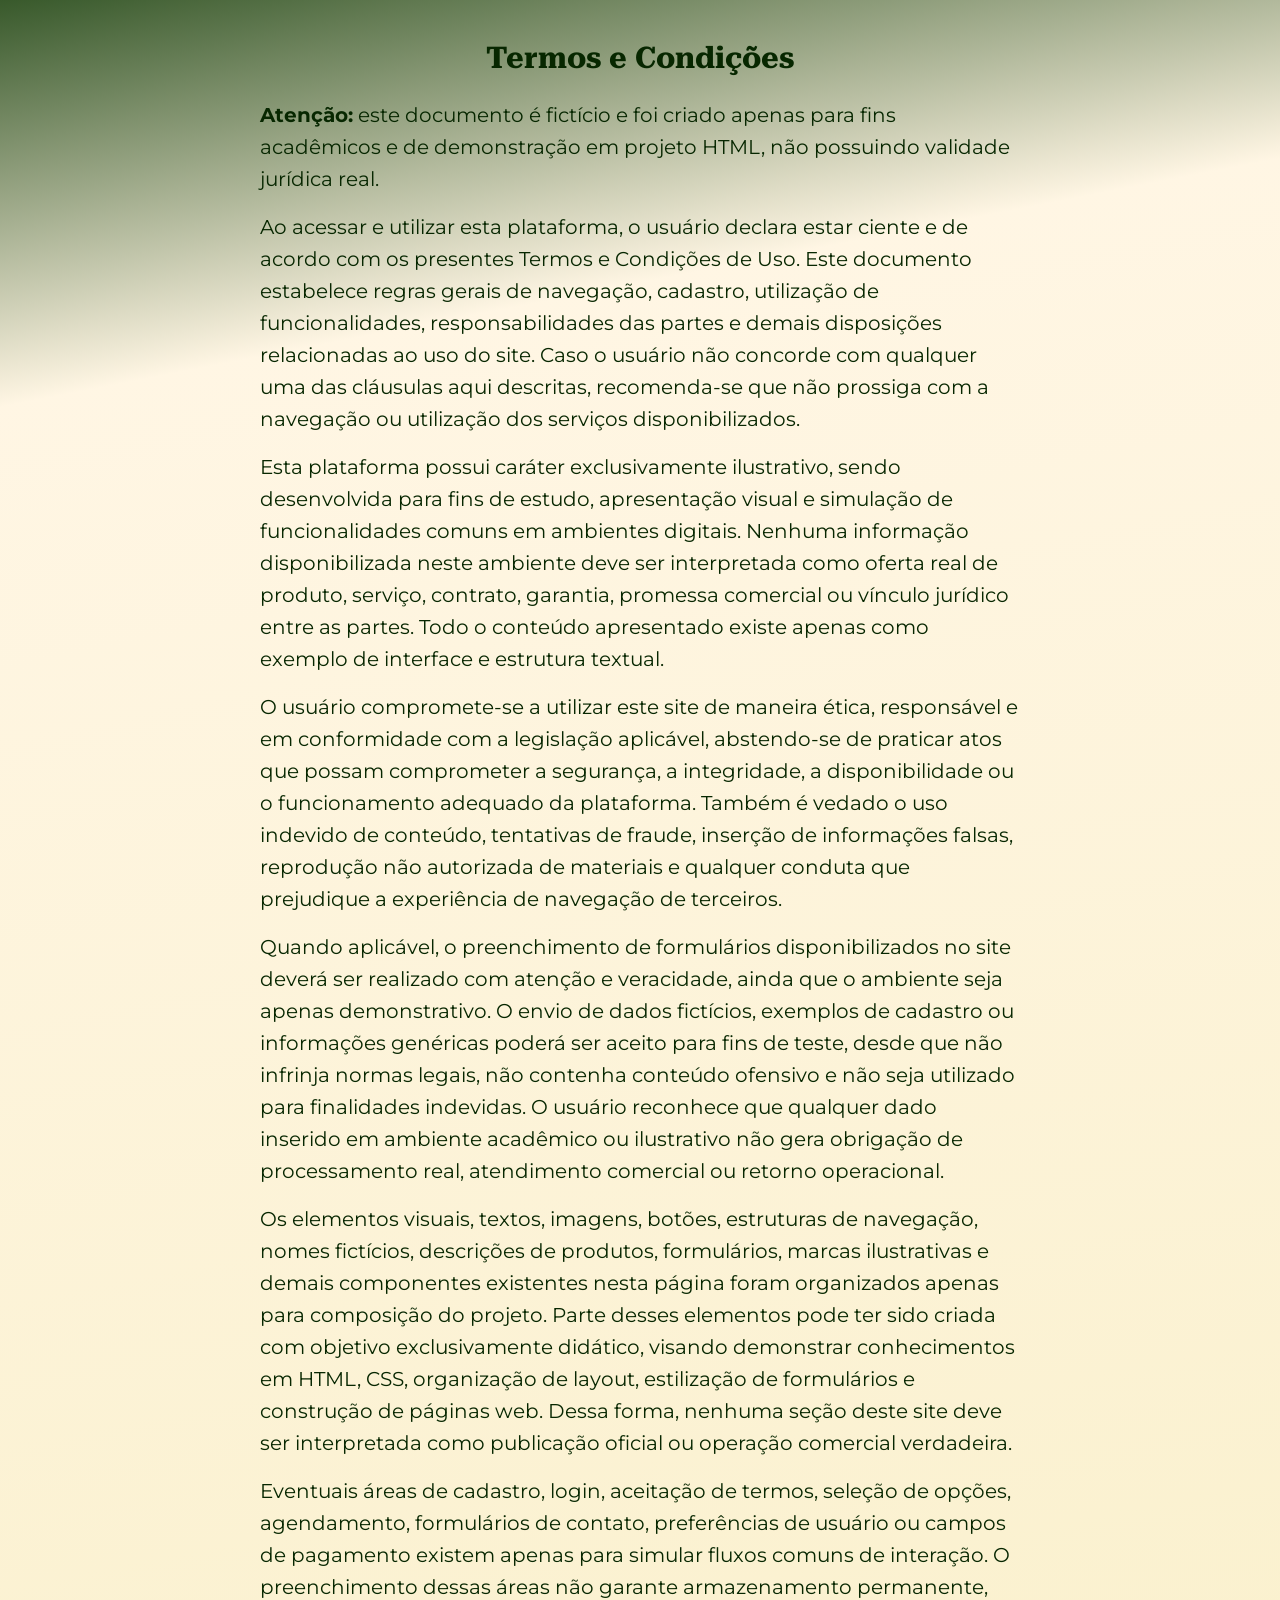
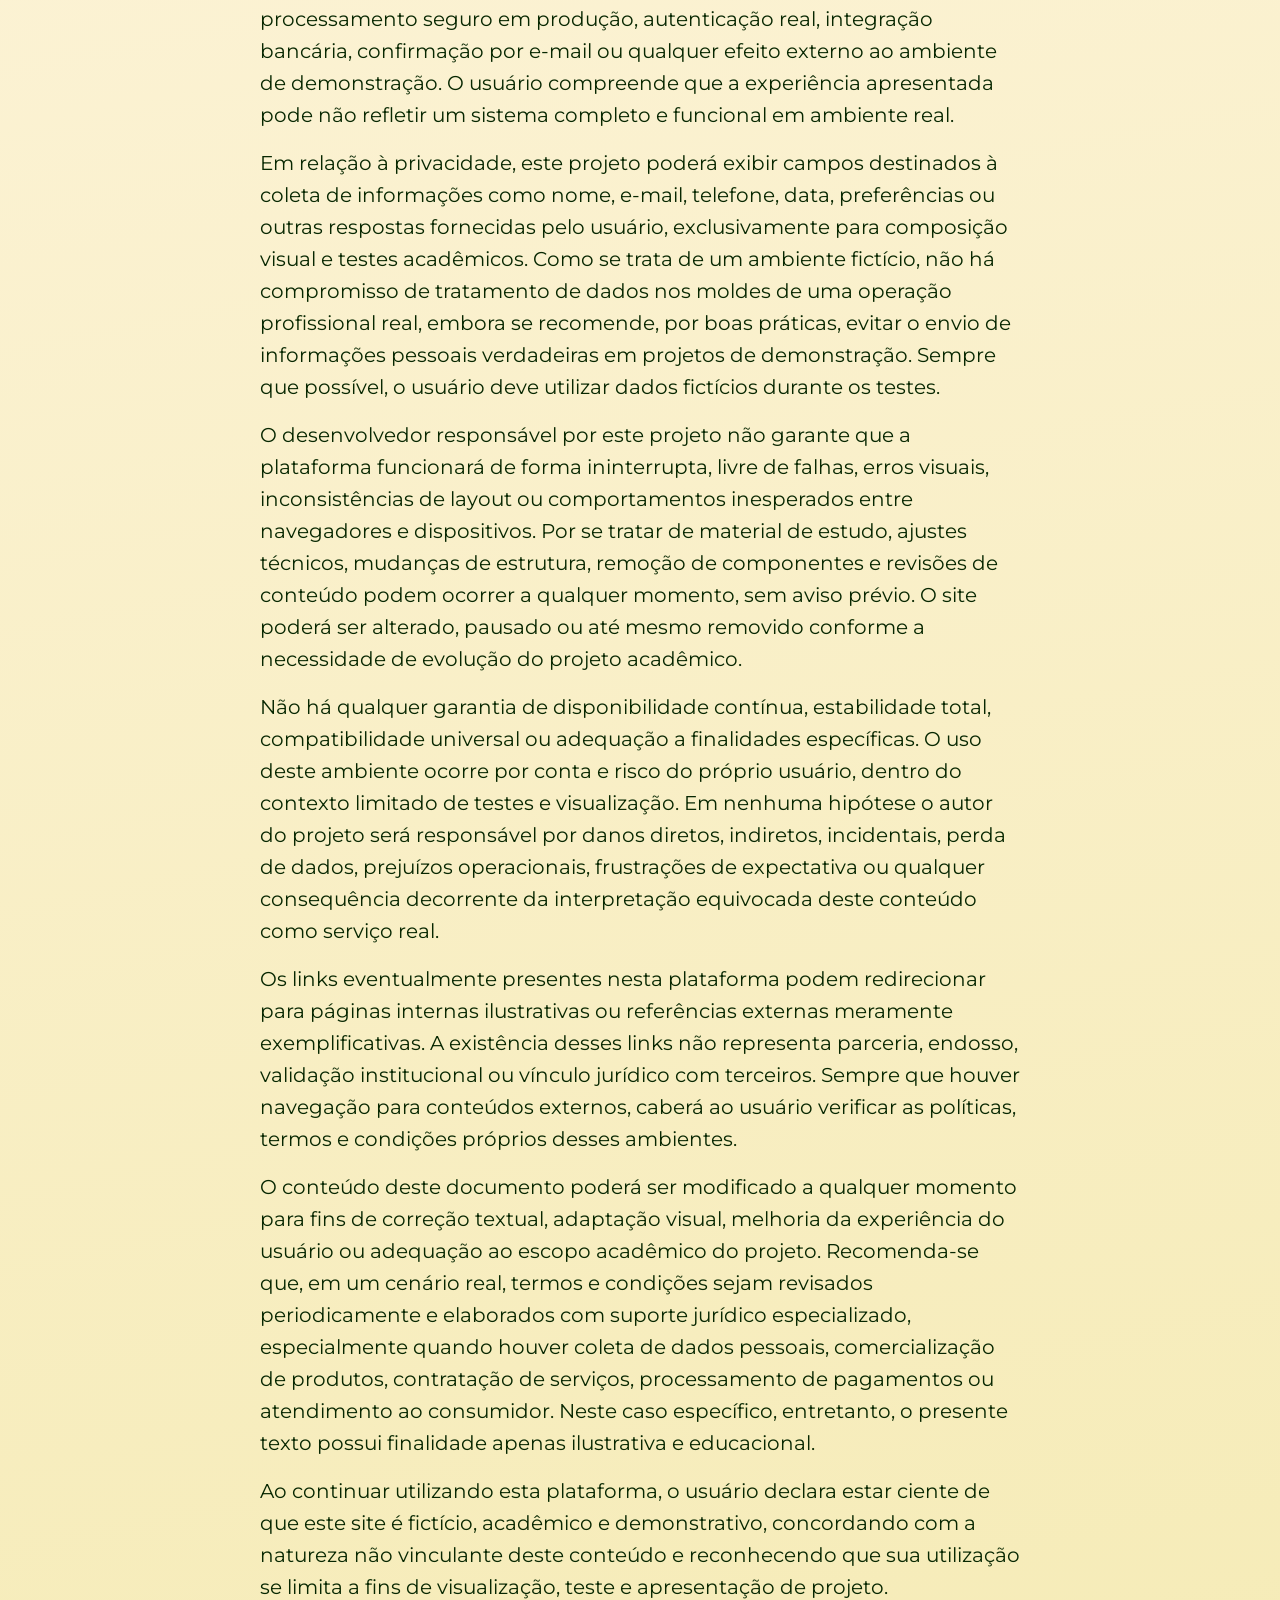
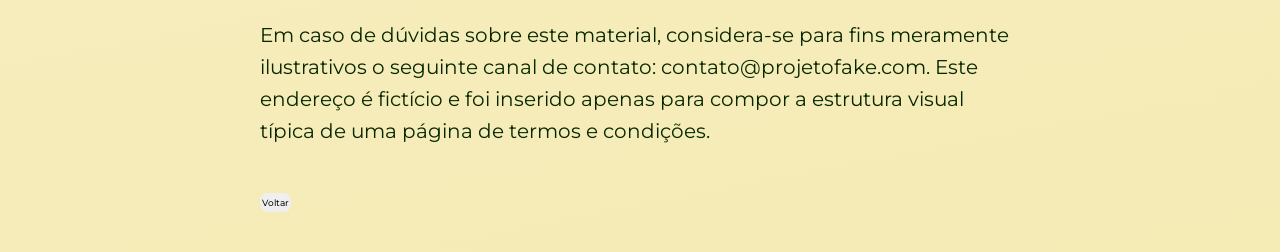
<file: termosecondicoes.html>
<!DOCTYPE html>

<html lang="pt-BR">



<head>

    <meta charset="UTF-8">

    <meta name="viewport" content="width=device-width, initial-scale=1.0">

    <link rel="preconnect" href="https://fonts.googleapis.com">

    <link rel="preconnect" href="https://fonts.gstatic.com" crossorigin>

    <link

        href="https://fonts.googleapis.com/css2?family=Montserrat:ital,wght@0,100..900;1,100..900&family=Roboto+Serif:ital,opsz,wght@0,8..144,100..900;1,8..144,100..900&display=swap"

        rel="stylesheet">

    <link rel="stylesheet" href="styles.css">

    <title>Termos e Condições</title>

</head>



<body class="pagina-interna" data-page="termosecondicoes">

    <main>

        <h2>Termos e Condições</h2>



        <p><strong>Atenção:</strong> este documento é fictício e foi criado apenas para fins acadêmicos e de demonstração em projeto HTML, não possuindo validade jurídica real.</p>



        <p>Ao acessar e utilizar esta plataforma, o usuário declara estar ciente e de acordo com os presentes Termos e Condições de Uso. Este documento estabelece regras gerais de navegação, cadastro, utilização de funcionalidades, responsabilidades das partes e demais disposições relacionadas ao uso do site. Caso o usuário não concorde com qualquer uma das cláusulas aqui descritas, recomenda-se que não prossiga com a navegação ou utilização dos serviços disponibilizados.</p>



        <p>Esta plataforma possui caráter exclusivamente ilustrativo, sendo desenvolvida para fins de estudo, apresentação visual e simulação de funcionalidades comuns em ambientes digitais. Nenhuma informação disponibilizada neste ambiente deve ser interpretada como oferta real de produto, serviço, contrato, garantia, promessa comercial ou vínculo jurídico entre as partes. Todo o conteúdo apresentado existe apenas como exemplo de interface e estrutura textual.</p>



        <p>O usuário compromete-se a utilizar este site de maneira ética, responsável e em conformidade com a legislação aplicável, abstendo-se de praticar atos que possam comprometer a segurança, a integridade, a disponibilidade ou o funcionamento adequado da plataforma. Também é vedado o uso indevido de conteúdo, tentativas de fraude, inserção de informações falsas, reprodução não autorizada de materiais e qualquer conduta que prejudique a experiência de navegação de terceiros.</p>



        <p>Quando aplicável, o preenchimento de formulários disponibilizados no site deverá ser realizado com atenção e veracidade, ainda que o ambiente seja apenas demonstrativo. O envio de dados fictícios, exemplos de cadastro ou informações genéricas poderá ser aceito para fins de teste, desde que não infrinja normas legais, não contenha conteúdo ofensivo e não seja utilizado para finalidades indevidas. O usuário reconhece que qualquer dado inserido em ambiente acadêmico ou ilustrativo não gera obrigação de processamento real, atendimento comercial ou retorno operacional.</p>



        <p>Os elementos visuais, textos, imagens, botões, estruturas de navegação, nomes fictícios, descrições de produtos, formulários, marcas ilustrativas e demais componentes existentes nesta página foram organizados apenas para composição do projeto. Parte desses elementos pode ter sido criada com objetivo exclusivamente didático, visando demonstrar conhecimentos em HTML, CSS, organização de layout, estilização de formulários e construção de páginas web. Dessa forma, nenhuma seção deste site deve ser interpretada como publicação oficial ou operação comercial verdadeira.</p>



        <p>Eventuais áreas de cadastro, login, aceitação de termos, seleção de opções, agendamento, formulários de contato, preferências de usuário ou campos de pagamento existem apenas para simular fluxos comuns de interação. O preenchimento dessas áreas não garante armazenamento permanente, processamento seguro em produção, autenticação real, integração bancária, confirmação por e-mail ou qualquer efeito externo ao ambiente de demonstração. O usuário compreende que a experiência apresentada pode não refletir um sistema completo e funcional em ambiente real.</p>



        <p>Em relação à privacidade, este projeto poderá exibir campos destinados à coleta de informações como nome, e-mail, telefone, data, preferências ou outras respostas fornecidas pelo usuário, exclusivamente para composição visual e testes acadêmicos. Como se trata de um ambiente fictício, não há compromisso de tratamento de dados nos moldes de uma operação profissional real, embora se recomende, por boas práticas, evitar o envio de informações pessoais verdadeiras em projetos de demonstração. Sempre que possível, o usuário deve utilizar dados fictícios durante os testes.</p>



        <p>O desenvolvedor responsável por este projeto não garante que a plataforma funcionará de forma ininterrupta, livre de falhas, erros visuais, inconsistências de layout ou comportamentos inesperados entre navegadores e dispositivos. Por se tratar de material de estudo, ajustes técnicos, mudanças de estrutura, remoção de componentes e revisões de conteúdo podem ocorrer a qualquer momento, sem aviso prévio. O site poderá ser alterado, pausado ou até mesmo removido conforme a necessidade de evolução do projeto acadêmico.</p>



        <p>Não há qualquer garantia de disponibilidade contínua, estabilidade total, compatibilidade universal ou adequação a finalidades específicas. O uso deste ambiente ocorre por conta e risco do próprio usuário, dentro do contexto limitado de testes e visualização. Em nenhuma hipótese o autor do projeto será responsável por danos diretos, indiretos, incidentais, perda de dados, prejuízos operacionais, frustrações de expectativa ou qualquer consequência decorrente da interpretação equivocada deste conteúdo como serviço real.</p>



        <p>Os links eventualmente presentes nesta plataforma podem redirecionar para páginas internas ilustrativas ou referências externas meramente exemplificativas. A existência desses links não representa parceria, endosso, validação institucional ou vínculo jurídico com terceiros. Sempre que houver navegação para conteúdos externos, caberá ao usuário verificar as políticas, termos e condições próprios desses ambientes.</p>



        <p>O conteúdo deste documento poderá ser modificado a qualquer momento para fins de correção textual, adaptação visual, melhoria da experiência do usuário ou adequação ao escopo acadêmico do projeto. Recomenda-se que, em um cenário real, termos e condições sejam revisados periodicamente e elaborados com suporte jurídico especializado, especialmente quando houver coleta de dados pessoais, comercialização de produtos, contratação de serviços, processamento de pagamentos ou atendimento ao consumidor. Neste caso específico, entretanto, o presente texto possui finalidade apenas ilustrativa e educacional.</p>



        <p>Ao continuar utilizando esta plataforma, o usuário declara estar ciente de que este site é fictício, acadêmico e demonstrativo, concordando com a natureza não vinculante deste conteúdo e reconhecendo que sua utilização se limita a fins de visualização, teste e apresentação de projeto.</p>



        <p>Em caso de dúvidas sobre este material, considera-se para fins meramente ilustrativos o seguinte canal de contato: contato@projetofake.com. Este endereço é fictício e foi inserido apenas para compor a estrutura visual típica de uma página de termos e condições.</p>



        <a href="cadastro.html"><button class="btao">Voltar</button></a>

    </main>



</body>



</html>
</file>
<file: styles.css>
* {
    margin: 0;
    padding: 0;
    box-sizing: border-box;
    list-style: none;
    font-family: "Montserrat", sans-serif;
}

body {
    background-color: rgb(245, 245, 200);
    color: rgb(7, 39, 0);
    font-size: 20px;
    background: #f5ebb5;
    background: linear-gradient(349deg, rgba(245, 235, 181, 1) 0%, rgba(255, 239, 207, 0.57) 89%, rgba(56, 89, 43, 1) 100%);
    background-attachment: scroll;
}

header {
    position: relative;
    width: 100%;
    padding: 15px 40px;
    display: flex;
    justify-content: space-between;
    align-items: center;
    z-index: 3;
}
footer {

            margin-top: 170px;

}

.logo-maya {
    font-family: "Roboto Serif", serif;
    font-size: x-large;
    font-weight: 450;
    color: rgb(7, 39, 0);
    text-shadow: 0 0 5px rgb(15, 15, 0);
}

header nav ul {
    display: flex;
    gap: 10px;
}

header nav ul li {
    cursor: pointer;
    position: relative;
    padding: 2px 0;
}

header nav ul li::after {
    content: "";
    position: absolute;
    left: 0;
    bottom: 0;
    width: 0;
    height: 3px;
    background-color: rgba(56, 89, 43, 0.8);
    transition: width 0.75s;
}

header nav ul li:hover::after {
    width: 80px;
}

header nav a,
a {
    text-decoration: none;
    color: inherit;
}

header nav a:visited,
a:visited {
    color: inherit;
}

.carousel-wrapper {
    height: 100vh;
    position: relative;
}

.carousel-wrapper::before {
    content: "";
    width: 500px;
    height: 500px;
    border-radius: 50%;
    background: radial-gradient(circle, rgba(56, 89, 43, 0.8) 0%, rgba(56, 89, 43, 0) 70%);
    position: absolute;
    top: 50%;
    left: 50%;
    transform: translate(-50%, -50%);
    filter: blur(60px);
    z-index: 1;
    animation: pulsar 2s infinite alternate;
}

.carousel-wrapper .carousel-inner {
    width: 80%;
    height: 100%;
    margin: 0 auto;
    position: relative;
}

.carousel-wrapper .carousel-item {
    display: none;
    justify-content: center;
    align-items: center;
    min-height: 100%;
}

.carousel-wrapper .carousel-item.active {
    display: flex;
}

.carousel-indicators {
    position: relative;
    margin-top: 15px;
    display: flex;
    justify-content: center;
    gap: 10px;
    z-index: 1;
}

.carousel-indicators button {
    width: 10px;
    height: 10px;
    background-color: rgba(56, 89, 43, 0.35);
    border-radius: 50%;
    border: none;
    opacity: 1;
    transition: background-color 0.2s ease;
}

.carousel-indicators button.active {
    background-color: rgba(56, 89, 43, 1);
}

@keyframes pulsar {
    0% {
        opacity: 0.5;
        transform: translate(-50%, -50%) scale(0.8);
    }

    100% {
        opacity: 1;
        transform: translate(-50%, -50%) scale(2);
    }
}

.itens-carrossel {
    width: 80%;
    height: 100%;
    margin: 0 auto;
    position: relative;
}

.carousel-wrapper .carousel-item {
    display: none;
    justify-content: center;
    align-items: center;
    height: 100%;
}

.carousel-wrapper .carousel-item.active {
    display: flex;
}

.img-produtos {
    width: 50%;
    height: 100%;
    display: flex;
    align-items: center;
    justify-content: center;
    position: relative;
    z-index: 2;
}

.img-produtos img {
    max-width: 80%;
    max-height: 60%;
}

.conteudo {
    width: 50%;
    padding-right: 80px;
    display: flex;
    align-items: flex-start;
    justify-content: center;
    z-index: 2;
    flex-direction: column;
}

.tag-produto {
    font-size: medium;
    text-transform: uppercase;
    color: rgb(15, 15, 0);
    font-weight: 450;
    letter-spacing: 1.5px;
    margin-bottom: 10px;
}

.nome-produto {
    font-size: xx-large;
    font-family: "Roboto Serif", serif;
    line-height: 1.5;
    margin-bottom: 10px;
}

.descricao-produto {
    font-size: medium;
    line-height: 1.25;
    margin-bottom: 20px;
    max-width: 600px;
}

.btao {
    padding: 4px 2px;
    background: linear-gradient(90deg, rgba(56, 89, 43, 0.8));
    border-radius: 8px;
    color: #000;
    font-size: xx-small;
    font-weight: 450;
    cursor: pointer;
    border: none;
    transition: transform 0.8s ease;
    transform-origin: center;
}

.btao:hover {
    transform: scale(1.5);
}

.arrows {
    position: absolute;
    width: 90%;
    display: flex;
    justify-content: space-between;
    top: 50%;
    left: 50%;
    transform: translate(-50%, -50%);
    z-index: 5;
}

.arrow-btao {
    width: 50px;
    height: 50px;
    border-radius: 50%;
    cursor: pointer;
    background-color: rgba(245, 235, 181, 1);
    border: 2px solid rgba(56, 89, 43, 0.8);
}

.arrow-btao:hover {
    background-color: rgba(56, 89, 43, 0.8);
    border-color: rgba(245, 235, 181, 1);
}

.animalprints-bg{
    position: absolute;
    top: 0;
    left: 0;
    width: 100%;
    height: 100%;
    overflow: hidden;
}
.animalprints{
    position: absolute;
    border: none;
}
#animalprint{
    position: absolute;
    width: 4%;
    height: auto;
    top: 40px;
    left: 9%;
}
#animalprint img{
    width: 100%;
    height: auto;
    display: block;
    object-fit: contain;
    opacity:89%;
}
.secao {
    padding: 80px 40px;
    max-width: 900px;
    margin: 0 auto;
}

.secao h2 {
    font-family: "Roboto Serif", serif;
    font-size: xx-large;
    text-align: center;
    margin-bottom: 20px;
}

.secao p {
    font-size: medium;
    line-height: 1.6;
    text-align: center;
    max-width: 700px;
    margin: 0 auto;
}

.pagina-interna {
    min-height: 100vh;
    display: flex;
    flex-direction: column;
}

.pagina-interna header h1,
.pagina-interna header h2 {
    font-family: "Roboto Serif", serif;
    text-align: center;
}

.pagina-interna nav ul {
    display: flex;
    justify-content: center;
    gap: 10px;
    flex-wrap: wrap;
}

.pagina-interna footer {
    text-align: center;
    margin-top: auto;
    padding: 20px;
}

.pagina-interna main section {
    text-align: center;
}

/* Estilos de servicos.html */
#cuidados {
    margin-top: 100px;
}

#vet,
#hotel,
#planos {
    margin-top: 50px;
}

#titulo-vet {
    margin-left: 3px;
}

/* Estilos de banhoetosa.html */
body[data-page="banhoetosa"] main {
    text-align: center;
    padding: 20px 10px;
}

body[data-page="banhoetosa"] section {
    margin-bottom: 25px;
}

body[data-page="banhoetosa"] fieldset {
    border: none;
    margin-bottom: 20px;
    padding: 10px 0;
}

body[data-page="banhoetosa"] fieldset div {
    display: flex;
    justify-content: center;
    align-items: center;
    gap: 10px;
    flex-wrap: wrap;
}

body[data-page="banhoetosa"] legend {
    margin-bottom: 10px;
    display: block;
}

#sim-telebusca,
#pgto-pix,
#pgto-credito,
#pgto-debito {
    display: none;
}

/* Estilos de cadastro.html */
body[data-page="cadastro"] .form-login {
    text-align: center;
}

body[data-page="cadastro"] footer {
    margin-top: 120px;
}

body[data-page="cadastro"] legend {
    margin-left: 10px;
}

body[data-page="cadastro"] #secao-idadepet {
    margin-top: 25px;
}

body[data-page="cadastro"] .obrigatorio,
body[data-page="cadastro"] input {
    border-color: rgb(158, 158, 158);
}

/* Estilos de contato.html */
body[data-page="contato"] nav ul {
    margin-top: 50px;
}

body[data-page="contato"] #email {
    margin-top: 50px;
}

body[data-page="contato"] #numero {
    margin-top: 25px;
}

body[data-page="contato"] #telefone-1 {
    margin-top: 20px;
}

body[data-page="contato"] #contato {
    margin-top: 50px;
}

/* Estilos de pgto-*.html */
body[data-page="pgto-mayaplus"] main,
body[data-page="pgto-mayasafron"] main,
body[data-page="pgto-mayaselect"] main {
    text-align: center;
    padding: 40px 20px;
}

/* Estilos de termosecondicoes.html */
body[data-page="termosecondicoes"] main {
    max-width: 800px;
    margin: 0 auto;
    padding: 40px 20px;
}

body[data-page="termosecondicoes"] main p {
    text-align: left;
    line-height: 1.6;
    margin-bottom: 16px;
}

body[data-page="termosecondicoes"] main h2 {
    font-family: "Roboto Serif", serif;
    text-align: center;
    margin-bottom: 24px;
}

body[data-page="termosecondicoes"] main > a {
    display: inline-block;
    margin-top: 24px;
}

/* Estilos de produtos.html */
body[data-page="produtos"] #alimentacao {
    margin-top: 100px;
}

body[data-page="produtos"] #habitat,
body[data-page="produtos"] #acessorios {
    margin-top: 100px;
}

body[data-page="produtos"] #titulo-ratos,
body[data-page="produtos"] #titulo-cubos,
body[data-page="produtos"] #titulo-pedra,
body[data-page="produtos"] #titulo-terrario,
body[data-page="produtos"] #titulo-colete,
body[data-page="produtos"] #titulo-protetor {
    margin-top: 50px;
}

body[data-page="produtos"] footer {
    margin-top: 120px;
}

/* Estilos de cuidado-reptil.html */
body[data-page="cuidado-reptil"] main {
    text-align: center;
    padding: 40px 20px;
}

body[data-page="cuidado-reptil"] main p {
    max-width: 700px;
    margin: 0 auto 16px;
    line-height: 1.6;
}

/* Estilos de cuidados-pet.html */
body[data-page="cuidados-pet"] main section {
    margin-top: 50px;
}

/* Estilos de esquecisenha.html */
body[data-page="esquecisenha"] form {
    text-align: center;
    margin-top: 150px;
}

/* Estilos de login.html */
body[data-page="login"] h1 {
    text-align: center;
    margin-top: 100px;
}

body[data-page="login"] form {
    text-align: center;
    margin-top: 75px;
}

/* Estilos de planos.html */
body[data-page="planos"] h1 {
    margin-top: 25px;
}
</file>
